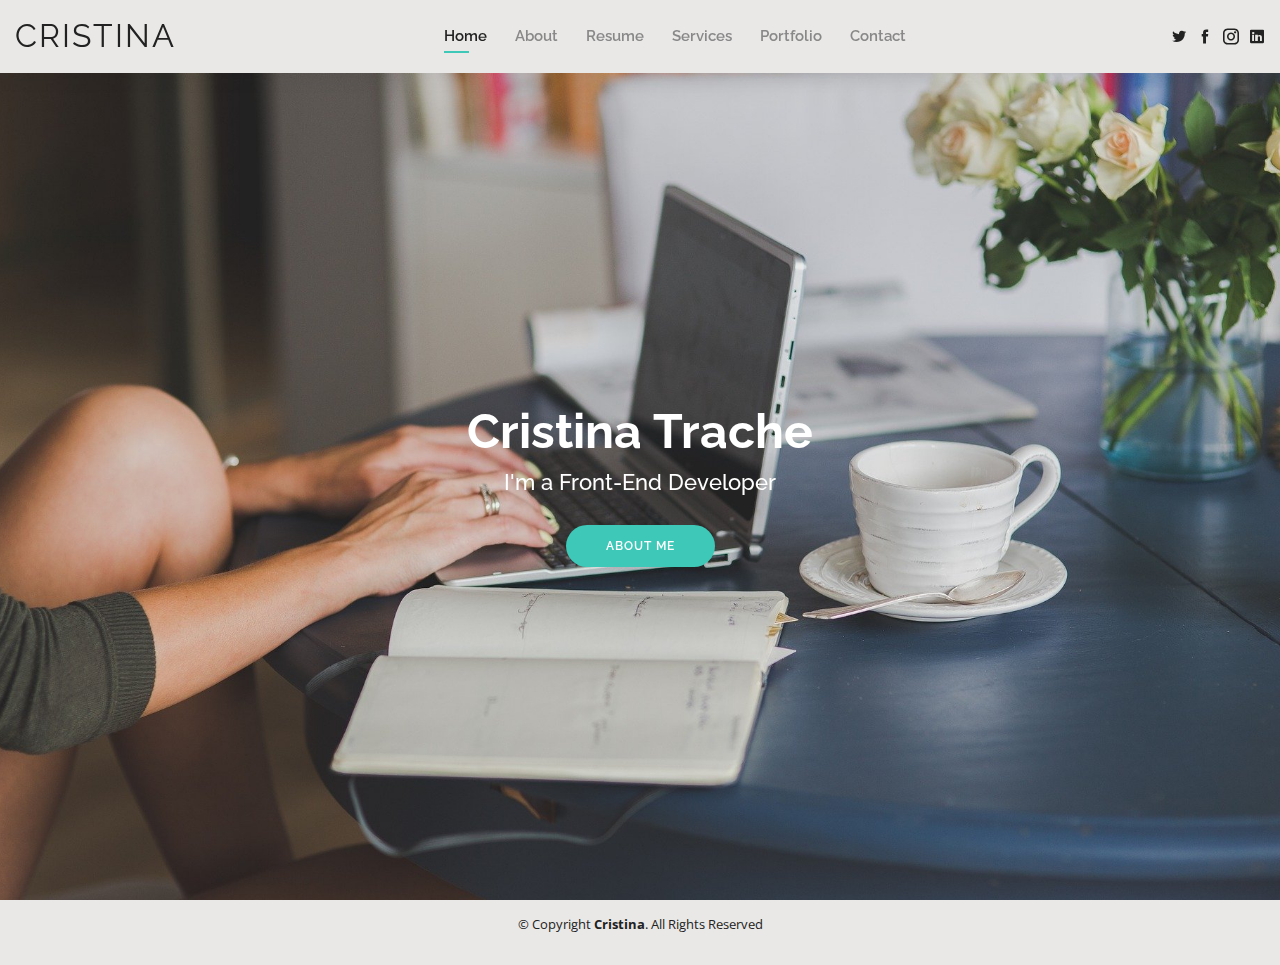
<file: index.html>
<!DOCTYPE html>
<html lang="en">

<head>
    <meta charset="utf-8">
    <meta content="width=device-width, initial-scale=1.0" name="viewport">

    <title>Cristina Trache</title>
    <meta content="" name="description">
    <meta content="" name="keywords">

    <link href="assets/img/favicon.png" rel="icon">
    <link href="assets/img/apple-touch-icon.png" rel="apple-touch-icon">


    <link href="https://fonts.googleapis.com/css?family=Open+Sans:300,300i,400,400i,600,600i,700,700i|Raleway:300,300i,400,400i,500,500i,600,600i,700,700i|Poppins:300,300i,400,400i,500,500i,600,600i,700,700i" rel="stylesheet">


    <link href="assets/vendor/bootstrap/css/bootstrap.min.css" rel="stylesheet">
    <link href="assets/vendor/icofont/icofont.min.css" rel="stylesheet">
    <link href="assets/vendor/owl.carousel/assets/owl.carousel.min.css" rel="stylesheet">
    <link href="assets/vendor/boxicons/css/boxicons.min.css" rel="stylesheet">
    <link href="assets/vendor/venobox/venobox.css" rel="stylesheet">
    <link href="assets/vendor/aos/aos.css" rel="stylesheet">

    <link href="assets/css/style.css" rel="stylesheet">

</head>

<body>


    <header id="header" class="fixed-top">
        <div class="container-fluid d-flex justify-content-between align-items-center">

            <h1 class="logo"><a href="index.html">Cristina</a></h1>

            <nav class="nav-menu d-none d-lg-block">
                <ul>
                    <li class="active"><a href="index.html">Home</a></li>
                    <li><a href="about.html">About</a></li>
                    <li><a href="resume.html">Resume</a></li>
                    <li><a href="services.html">Services</a></li>
                    <li><a href="portfolio.html">Portfolio</a></li>
                    <li><a href="contact.html">Contact</a></li>
                </ul>
            </nav>


            <div class="header-social-links">
                <a href="#" class="twitter"><i class="icofont-twitter"></i></a>
                <a href="#" class="facebook"><i class="icofont-facebook"></i></a>
                <a href="#" class="instagram"><i class="icofont-instagram"></i></a>
                <a href="#" class="linkedin"><i class="icofont-linkedin"></i></i></a>
            </div>

        </div>

    </header>



    <section id="hero" class="d-flex align-items-center">
        <div class="container d-flex flex-column align-items-center" data-aos="zoom-in" data-aos-delay="100">
            <h1>Cristina Trache</h1>
            <h2>I'm a Front-End Developer</h2>
            <a href="about.html" class="btn-about">About Me</a>
        </div>
    </section>

    <footer id="footer">
        <div class="container">
            <div class="copyright">
                &copy; Copyright <strong><span>Cristina</span></strong>. All Rights Reserved
            </div>
        </div>
    </footer>

    <a href="#" class="back-to-top"><i class="bx bx-up-arrow-alt"></i></a>


    <script src="assets/vendor/jquery/jquery.min.js"></script>
    <script src="assets/vendor/bootstrap/js/bootstrap.bundle.min.js"></script>
    <script src="assets/vendor/jquery.easing/jquery.easing.min.js"></script>
    <script src="assets/vendor/php-email-form/validate.js"></script>
    <script src="assets/vendor/waypoints/jquery.waypoints.min.js"></script>
    <script src="assets/vendor/counterup/counterup.min.js"></script>
    <script src="assets/vendor/owl.carousel/owl.carousel.min.js"></script>
    <script src="assets/vendor/isotope-layout/isotope.pkgd.min.js"></script>
    <script src="assets/vendor/venobox/venobox.min.js"></script>
    <script src="assets/vendor/aos/aos.js"></script>


    <script src="assets/js/main.js"></script>

</body>

</html>
</file>
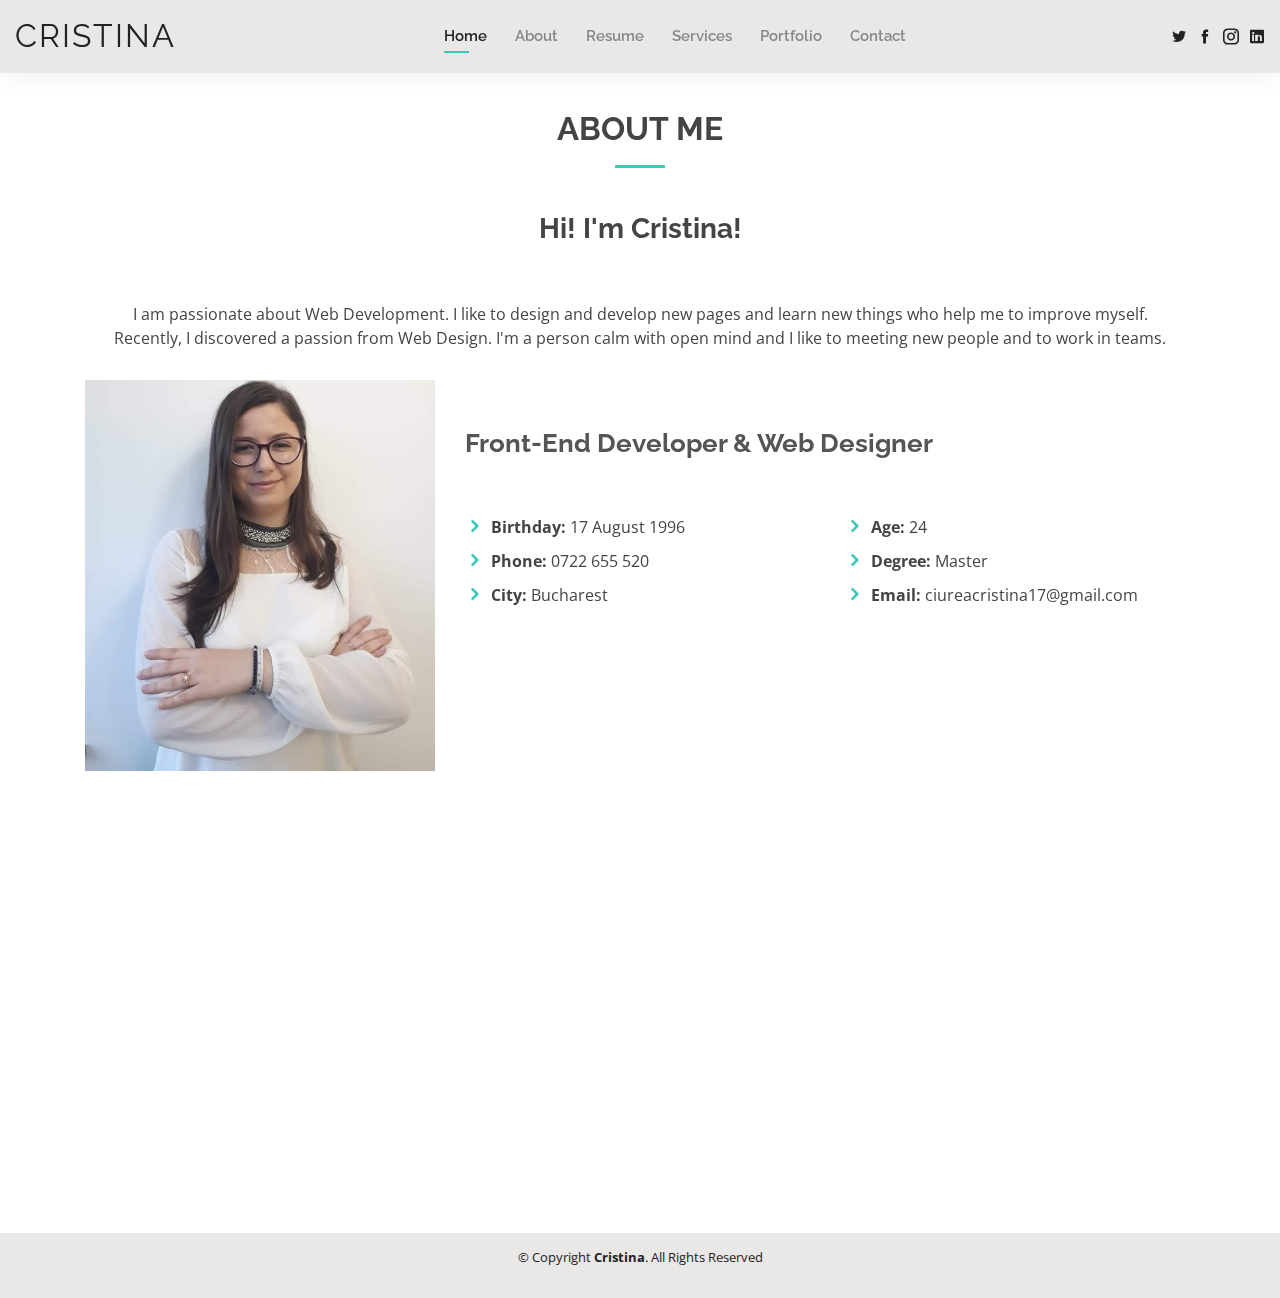
<file: About.html>
<!DOCTYPE html>
<html lang="en">

<head>
    <meta charset="utf-8">
    <meta content="width=device-width, initial-scale=1.0" name="viewport">

    <title>Cristina Ciurea</title>
    <meta content="" name="description">
    <meta content="" name="keywords">


    <link href="assets/img/favicon.png" rel="icon">
    <link href="assets/img/apple-touch-icon.png" rel="apple-touch-icon">


    <link href="https://fonts.googleapis.com/css?family=Open+Sans:300,300i,400,400i,600,600i,700,700i|Raleway:300,300i,400,400i,500,500i,600,600i,700,700i|Poppins:300,300i,400,400i,500,500i,600,600i,700,700i" rel="stylesheet">


    <link href="assets/vendor/bootstrap/css/bootstrap.min.css" rel="stylesheet">
    <link href="assets/vendor/icofont/icofont.min.css" rel="stylesheet">
    <link href="assets/vendor/owl.carousel/assets/owl.carousel.min.css" rel="stylesheet">
    <link href="assets/vendor/boxicons/css/boxicons.min.css" rel="stylesheet">
    <link href="assets/vendor/venobox/venobox.css" rel="stylesheet">
    <link href="assets/vendor/aos/aos.css" rel="stylesheet">


    <link href="assets/css/style.css" rel="stylesheet">

</head>

<body>


    <header id="header" class="fixed-top">
        <div class="container-fluid d-flex justify-content-between align-items-center">

            <h1 class="logo"><a href="index.html">Cristina</a></h1>

            <nav class="nav-menu d-none d-lg-block">
                <ul>
                    <li class="active"><a href="index.html">Home</a></li>
                    <li><a href="about.html">About</a></li>
                    <li><a href="resume.html">Resume</a></li>
                    <li><a href="services.html">Services</a></li>
                    <li><a href="portfolio.html">Portfolio</a></li>
                    <li><a href="contact.html">Contact</a></li>
                </ul>
            </nav>


            <div class="header-social-links">
                <a href="#" class="twitter"><i class="icofont-twitter"></i></a>
                <a href="#" class="facebook"><i class="icofont-facebook"></i></a>
                <a href="#" class="instagram"><i class="icofont-instagram"></i></a>
                <a href="#" class="linkedin"><i class="icofont-linkedin"></i></i></a>
            </div>

        </div>

    </header>


    <main id="main">

        <section id="about" class="about">
            <div class="container" data-aos="fade-up">

                <div class="section-title">
                    <h2>About Me</h2>
                    <p><br><strong><h3>Hi! I'm Cristina!</h3></strong> <br><br> I am passionate about Web Development. I like to design and develop new pages and learn new things who help me to improve myself.<br> Recently, I discovered a passion from Web
                        Design. I'm a person calm with open mind and I like to meeting new people and to work in teams.</p>


                    <!-- <p>I have 3 years of experience in accounting. A few months ago I realized that this department is not exactly what I want. My life had had quite a few changes, I graduated in marketing, I graduated with
                        a master's degree in accounting, but none of them is what I want for me. My sister works in department IT and she was my inspiration because I see at her what she make and it does attracted me quite a lot and made me think if this
                        field doesn't suit me the most. So, I chose to take a Front-End Developer course that helped me develop on this side.</p> -->
                </div>

                <div class="row">
                    <div class="col-lg-4">
                        <img src="assets/img/about2.jpg" class="img-fluid" alt="">
                    </div>
                    <div class="col-lg-8 mt-5 pt-4 pt-lg-0 content">
                        <h3>Front-End Developer &amp; Web Designer</h3>
                        <div class="row">
                            <div class="col-lg-6 mt-5">
                                <ul>
                                    <li><i class="icofont-rounded-right"></i> <strong>Birthday:</strong> 17 August 1996</li>
                                    <li><i class="icofont-rounded-right"></i> <strong>Phone:</strong> 0722 655 520</li>
                                    <li><i class="icofont-rounded-right"></i> <strong>City:</strong> Bucharest</li>
                                </ul>
                            </div>
                            <div class="col-lg-6 mt-5">
                                <ul>
                                    <li><i class="icofont-rounded-right"></i> <strong>Age:</strong> 24</li>
                                    <li><i class="icofont-rounded-right"></i> <strong>Degree:</strong> Master</li>
                                    <li><i class="icofont-rounded-right"></i> <strong>Email:</strong> ciureacristina17@gmail.com</li>
                                </ul>
                            </div>
                        </div>
                    </div>
                </div>

            </div>
        </section>

        <section id="skills" class="skills">
            <div class="container" data-aos="fade-up">

                <div class="section-title">
                    <h2>Skills</h2>
                    <p>Here, you can find my skills and all the programming languages I know.</p>
                </div>

                <div class="row skills-content">

                    <div class="col-lg-6">

                        <div class="progress">
                            <span class="skill">HTML <i class="val">100%</i></span>
                            <div class="progress-bar-wrap">
                                <div class="progress-bar" role="progressbar" aria-valuenow="100" aria-valuemin="0" aria-valuemax="100"></div>
                            </div>
                        </div>

                        <div class="progress">
                            <span class="skill">CSS <i class="val">100%</i></span>
                            <div class="progress-bar-wrap">
                                <div class="progress-bar" role="progressbar" aria-valuenow="100" aria-valuemin="0" aria-valuemax="100"></div>
                            </div>
                        </div>

                        <div class="progress">
                            <span class="skill">JavaScript <i class="val">75%</i></span>
                            <div class="progress-bar-wrap">
                                <div class="progress-bar" role="progressbar" aria-valuenow="75" aria-valuemin="0" aria-valuemax="100"></div>
                            </div>
                        </div>

                    </div>

                    <div class="col-lg-6">

                        <div class="progress">
                            <span class="skill">Bootstrap <i class="val">100%</i></span>
                            <div class="progress-bar-wrap">
                                <div class="progress-bar" role="progressbar" aria-valuenow="100" aria-valuemin="0" aria-valuemax="100"></div>
                            </div>
                        </div>

                        <div class="progress">
                            <span class="skill">WordPress <i class="val">70%</i></span>
                            <div class="progress-bar-wrap">
                                <div class="progress-bar" role="progressbar" aria-valuenow="60" aria-valuemin="0" aria-valuemax="100"></div>
                            </div>
                        </div>

                        <div class="progress">
                            <span class="skill">VueJS <i class="val">50%</i></span>
                            <div class="progress-bar-wrap">
                                <div class="progress-bar" role="progressbar" aria-valuenow="50" aria-valuemin="0" aria-valuemax="100"></div>
                            </div>
                        </div>

                    </div>

                </div>

            </div>
        </section>

    </main>

    <footer id="footer">
        <div class="container">
            <div class="copyright">
                &copy; Copyright <strong><span>Cristina</span></strong>. All Rights Reserved
            </div>
            <div class="credits">
            </div>
        </div>
    </footer>

    <a href="#" class="back-to-top"><i class="bx bx-up-arrow-alt"></i></a>


    <script src="assets/vendor/jquery/jquery.min.js"></script>
    <script src="assets/vendor/bootstrap/js/bootstrap.bundle.min.js"></script>
    <script src="assets/vendor/jquery.easing/jquery.easing.min.js"></script>
    <script src="assets/vendor/php-email-form/validate.js"></script>
    <script src="assets/vendor/waypoints/jquery.waypoints.min.js"></script>
    <script src="assets/vendor/counterup/counterup.min.js"></script>
    <script src="assets/vendor/owl.carousel/owl.carousel.min.js"></script>
    <script src="assets/vendor/isotope-layout/isotope.pkgd.min.js"></script>
    <script src="assets/vendor/venobox/venobox.min.js"></script>
    <script src="assets/vendor/aos/aos.js"></script>


    <script src="assets/js/main.js"></script>

</body>

</html>
</file>
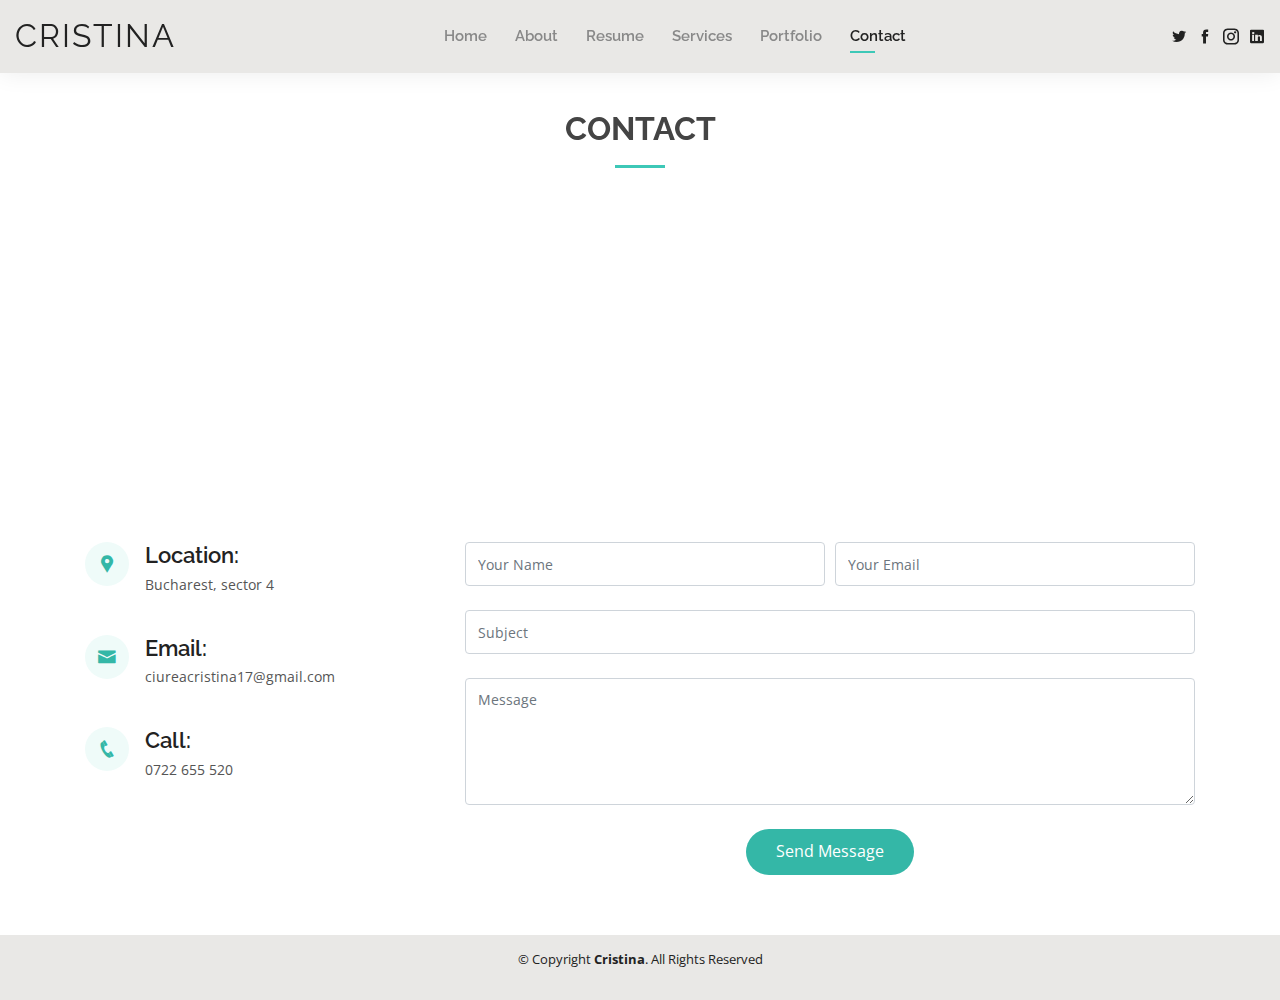
<file: contact.html>
<!DOCTYPE html>
<html lang="en">

<head>
    <meta charset="utf-8">
    <meta content="width=device-width, initial-scale=1.0" name="viewport">

    <title>Cristina Ciurea</title>
    <meta content="" name="description">
    <meta content="" name="keywords">


    <link href="assets/img/favicon.png" rel="icon">
    <link href="assets/img/apple-touch-icon.png" rel="apple-touch-icon">


    <link href="https://fonts.googleapis.com/css?family=Open+Sans:300,300i,400,400i,600,600i,700,700i|Raleway:300,300i,400,400i,500,500i,600,600i,700,700i|Poppins:300,300i,400,400i,500,500i,600,600i,700,700i" rel="stylesheet">


    <link href="assets/vendor/bootstrap/css/bootstrap.min.css" rel="stylesheet">
    <link href="assets/vendor/icofont/icofont.min.css" rel="stylesheet">
    <link href="assets/vendor/owl.carousel/assets/owl.carousel.min.css" rel="stylesheet">
    <link href="assets/vendor/boxicons/css/boxicons.min.css" rel="stylesheet">
    <link href="assets/vendor/venobox/venobox.css" rel="stylesheet">
    <link href="assets/vendor/aos/aos.css" rel="stylesheet">

    <link href="assets/css/style.css" rel="stylesheet">

</head>

<body>


    <header id="header" class="fixed-top">
        <div class="container-fluid d-flex justify-content-between align-items-center">

            <h1 class="logo"><a href="index.html">CRISTINA</a></h1>

            <nav class="nav-menu d-none d-lg-block">
                <ul>
                    <li><a href="index.html">Home</a></li>
                    <li><a href="about.html">About</a></li>
                    <li><a href="resume.html">Resume</a></li>
                    <li><a href="services.html">Services</a></li>
                    <li><a href="portfolio.html">Portfolio</a></li>
                    <li class="active"><a href="contact.html">Contact</a></li>
                </ul>
            </nav>

            <div class="header-social-links">
                <a href="#" class="twitter"><i class="icofont-twitter"></i></a>
                <a href="#" class="facebook"><i class="icofont-facebook"></i></a>
                <a href="#" class="instagram"><i class="icofont-instagram"></i></a>
                <a href="#" class="linkedin"><i class="icofont-linkedin"></i></i></a>
            </div>

        </div>

    </header>

    <main id="main">


        <section id="contact" class="contact">
            <div class="container" data-aos="fade-up">

                <div class="section-title">
                    <h2>Contact</h2>
                </div>

                <div>
                    <iframe style="border:0; width: 100%; height: 270px;" src="https://www.google.com/maps/embed?pb=!1m14!1m8!1m3!1d12097.433213460943!2d-74.0062269!3d40.7101282!3m2!1i1024!2i768!4f13.1!3m3!1m2!1s0x0%3A0xb89d1fe6bc499443!2sDowntown+Conference+Center!5e0!3m2!1smk!2sbg!4v1539943755621"
                        frameborder="0" allowfullscreen></iframe>
                </div>

                <div class="row mt-5">

                    <div class="col-lg-4">
                        <div class="info">
                            <div class="address">
                                <i class="icofont-google-map"></i>
                                <h4>Location:</h4>
                                <p>Bucharest, sector 4</p>
                            </div>

                            <div class="email">
                                <i class="icofont-envelope"></i>
                                <h4>Email:</h4>
                                <p>ciureacristina17@gmail.com</p>
                            </div>

                            <div class="phone">
                                <i class="icofont-phone"></i>
                                <h4>Call:</h4>
                                <p>0722 655 520</p>
                            </div>

                        </div>

                    </div>

                    <div class="col-lg-8 mt-5 mt-lg-0">

                        <form action="forms/contact.php" method="post" role="form" class="php-email-form">
                            <div class="form-row">
                                <div class="col-md-6 form-group">
                                    <input type="text" name="name" class="form-control" id="name" placeholder="Your Name" data-rule="minlen:4" data-msg="Please enter at least 4 chars" />
                                    <div class="validate"></div>
                                </div>
                                <div class="col-md-6 form-group">
                                    <input type="email" class="form-control" name="email" id="email" placeholder="Your Email" data-rule="email" data-msg="Please enter a valid email" />
                                    <div class="validate"></div>
                                </div>
                            </div>
                            <div class="form-group">
                                <input type="text" class="form-control" name="subject" id="subject" placeholder="Subject" data-rule="minlen:4" data-msg="Please enter at least 8 chars of subject" />
                                <div class="validate"></div>
                            </div>
                            <div class="form-group">
                                <textarea class="form-control" name="message" rows="5" data-rule="required" data-msg="Please write something for us" placeholder="Message"></textarea>
                                <div class="validate"></div>
                            </div>
                            <div class="mb-3">
                                <div class="loading">Loading</div>
                                <div class="error-message"></div>
                                <div class="sent-message">Your message has been sent. Thank you!</div>
                            </div>
                            <div class="text-center"><button type="submit">Send Message</button></div>
                        </form>

                    </div>

                </div>

            </div>
        </section>


    </main>

    <footer id="footer">
        <div class="container">
            <div class="copyright">
                &copy; Copyright <strong><span>Cristina</span></strong>. All Rights Reserved
            </div>
        </div>
    </footer>



    <a href="#" class="back-to-top"><i class="bx bx-up-arrow-alt"></i></a>

    <script src="assets/vendor/jquery/jquery.min.js"></script>
    <script src="assets/vendor/bootstrap/js/bootstrap.bundle.min.js"></script>
    <script src="assets/vendor/jquery.easing/jquery.easing.min.js"></script>
    <script src="assets/vendor/php-email-form/validate.js"></script>
    <script src="assets/vendor/waypoints/jquery.waypoints.min.js"></script>
    <script src="assets/vendor/counterup/counterup.min.js"></script>
    <script src="assets/vendor/owl.carousel/owl.carousel.min.js"></script>
    <script src="assets/vendor/isotope-layout/isotope.pkgd.min.js"></script>
    <script src="assets/vendor/venobox/venobox.min.js"></script>
    <script src="assets/vendor/aos/aos.js"></script>


    <script src="assets/js/main.js"></script>

</body>

</html>
</file>
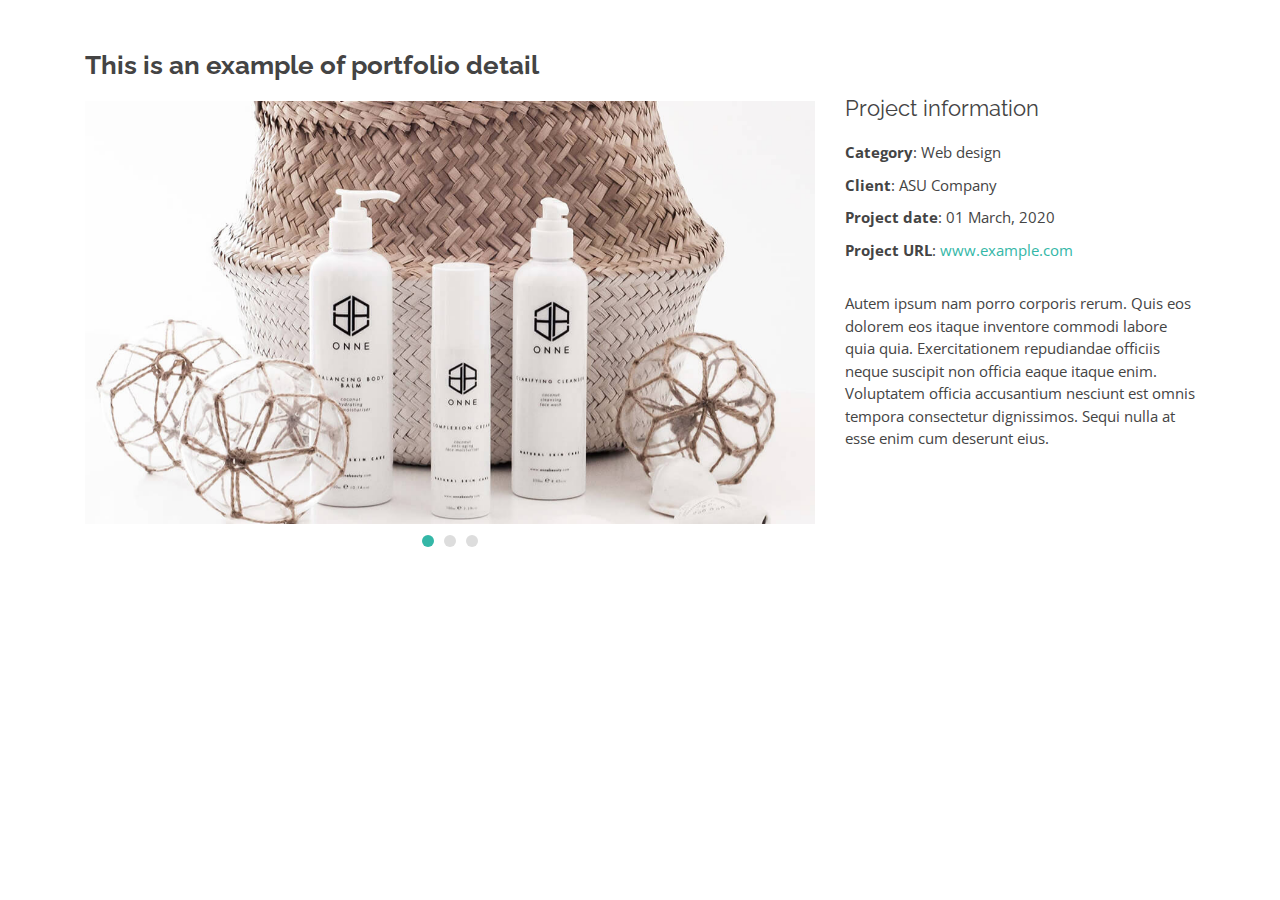
<file: portfolio-details.html>
<!DOCTYPE html>
<html lang="en">

<head>
  <meta charset="utf-8">
  <meta content="width=device-width, initial-scale=1.0" name="viewport">

  <title>Portfolio Details - Kelly Bootstrap Template</title>
  <meta content="" name="description">
  <meta content="" name="keywords">

  <!-- Favicons -->
  <link href="assets/img/favicon.png" rel="icon">
  <link href="assets/img/apple-touch-icon.png" rel="apple-touch-icon">

  <!-- Google Fonts -->
  <link href="https://fonts.googleapis.com/css?family=Open+Sans:300,300i,400,400i,600,600i,700,700i|Raleway:300,300i,400,400i,500,500i,600,600i,700,700i|Poppins:300,300i,400,400i,500,500i,600,600i,700,700i" rel="stylesheet">

  <!-- Vendor CSS Files -->
  <link href="assets/vendor/bootstrap/css/bootstrap.min.css" rel="stylesheet">
  <link href="assets/vendor/icofont/icofont.min.css" rel="stylesheet">
  <link href="assets/vendor/owl.carousel/assets/owl.carousel.min.css" rel="stylesheet">
  <link href="assets/vendor/boxicons/css/boxicons.min.css" rel="stylesheet">
  <link href="assets/vendor/venobox/venobox.css" rel="stylesheet">
  <link href="assets/vendor/aos/aos.css" rel="stylesheet">

  <!-- Template Main CSS File -->
  <link href="assets/css/style.css" rel="stylesheet">

  <!-- =======================================================
  * Template Name: Kelly - v2.1.1
  * Template URL: https://bootstrapmade.com/kelly-free-bootstrap-cv-resume-html-template/
  * Author: BootstrapMade.com
  * License: https://bootstrapmade.com/license/
  ======================================================== -->
</head>

<body>

  <main id="main">

    <!-- ======= Portfolio Details Section ======= -->
    <section id="portfolio-details" class="portfolio-details">
      <div class="container">

        <div class="row">

          <div class="col-lg-8">
            <h2 class="portfolio-title">This is an example of portfolio detail</h2>
            <div class="owl-carousel portfolio-details-carousel">
              <img src="assets/img/portfolio/portfolio-details-1.jpg" class="img-fluid" alt="">
              <img src="assets/img/portfolio/portfolio-details-2.jpg" class="img-fluid" alt="">
              <img src="assets/img/portfolio/portfolio-details-3.jpg" class="img-fluid" alt="">
            </div>
          </div>

          <div class="col-lg-4 portfolio-info">
            <h3>Project information</h3>
            <ul>
              <li><strong>Category</strong>: Web design</li>
              <li><strong>Client</strong>: ASU Company</li>
              <li><strong>Project date</strong>: 01 March, 2020</li>
              <li><strong>Project URL</strong>: <a href="#">www.example.com</a></li>
            </ul>

            <p>
              Autem ipsum nam porro corporis rerum. Quis eos dolorem eos itaque inventore commodi labore quia quia. Exercitationem repudiandae officiis neque suscipit non officia eaque itaque enim. Voluptatem officia accusantium nesciunt est omnis tempora consectetur dignissimos. Sequi nulla at esse enim cum deserunt eius.
            </p>
          </div>

        </div>

      </div>
    </section><!-- End Portfolio Details Section -->

  </main><!-- End #main -->

  <div id="preloader"></div>
  <a href="#" class="back-to-top"><i class="bx bx-up-arrow-alt"></i></a>

  <!-- Vendor JS Files -->
  <script src="assets/vendor/jquery/jquery.min.js"></script>
  <script src="assets/vendor/bootstrap/js/bootstrap.bundle.min.js"></script>
  <script src="assets/vendor/jquery.easing/jquery.easing.min.js"></script>
  <script src="assets/vendor/php-email-form/validate.js"></script>
  <script src="assets/vendor/waypoints/jquery.waypoints.min.js"></script>
  <script src="assets/vendor/counterup/counterup.min.js"></script>
  <script src="assets/vendor/owl.carousel/owl.carousel.min.js"></script>
  <script src="assets/vendor/isotope-layout/isotope.pkgd.min.js"></script>
  <script src="assets/vendor/venobox/venobox.min.js"></script>
  <script src="assets/vendor/aos/aos.js"></script>

  <!-- Template Main JS File -->
  <script src="assets/js/main.js"></script>

</body>

</html>
</file>
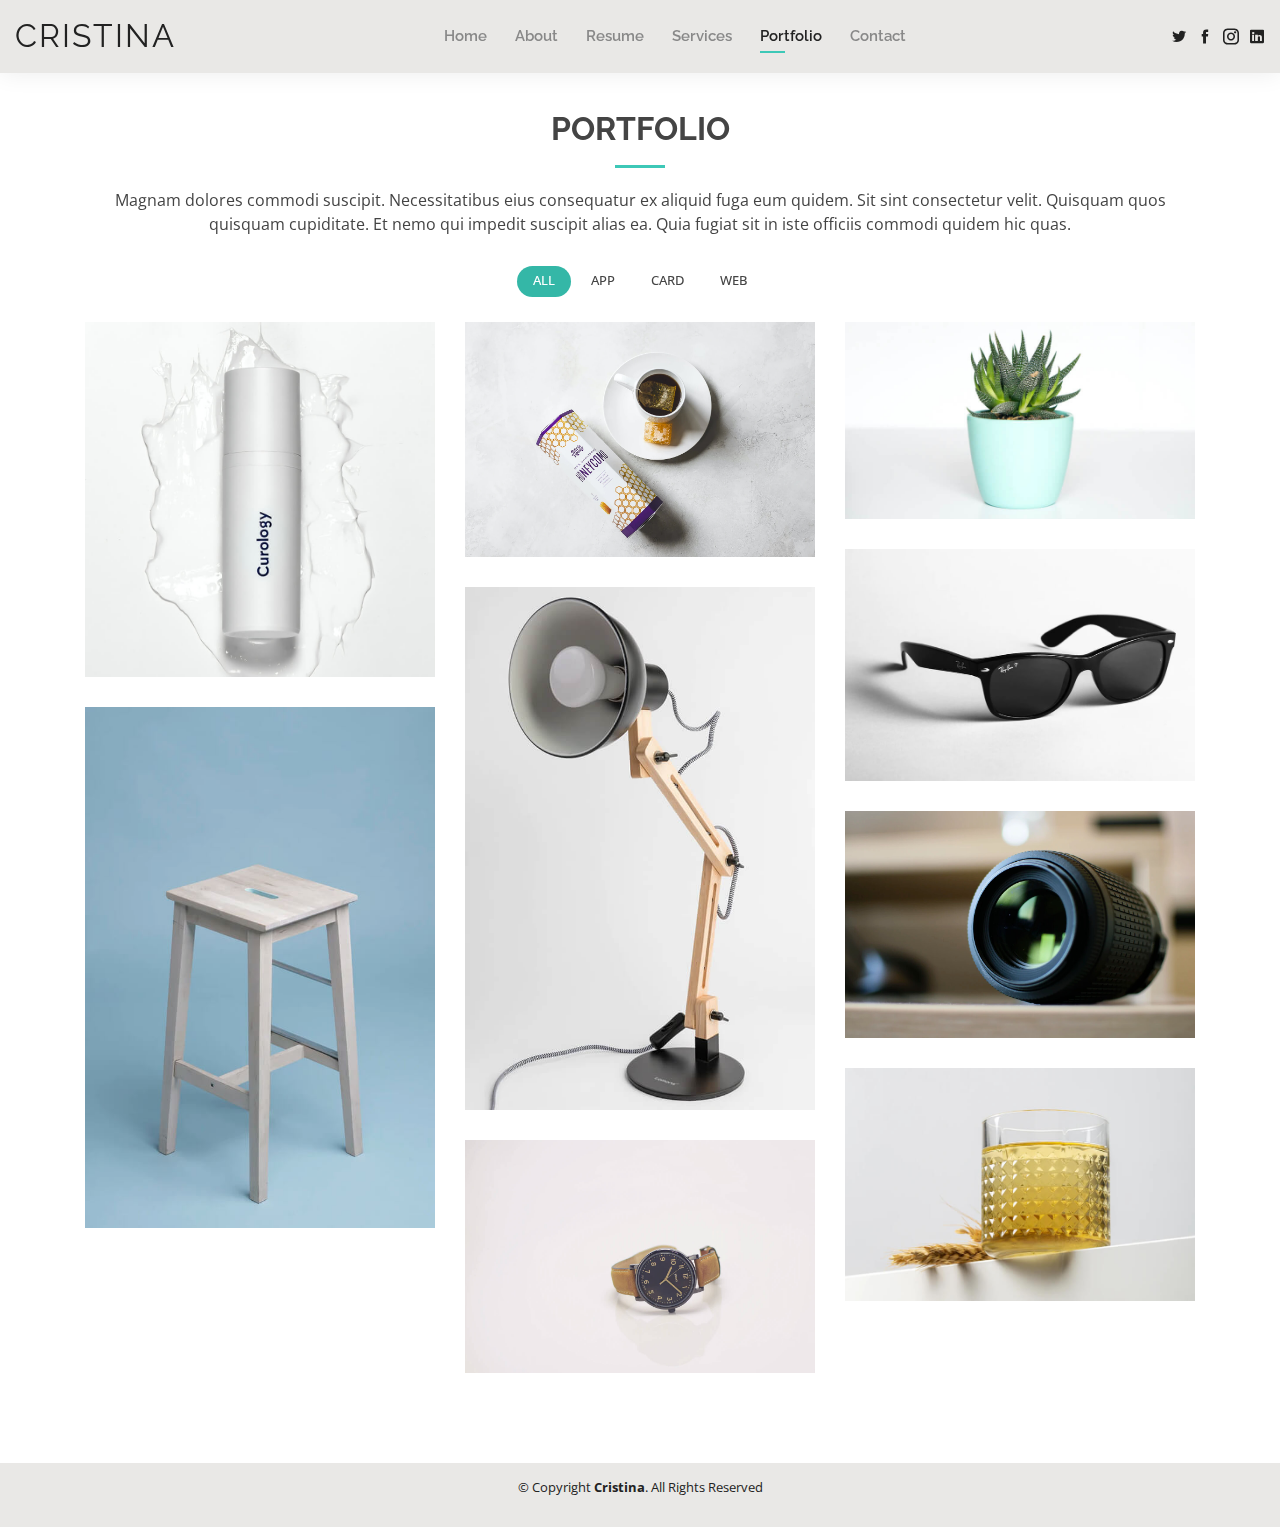
<file: portfolio.html>
<!DOCTYPE html>
<html lang="en">

<head>
    <meta charset="utf-8">
    <meta content="width=device-width, initial-scale=1.0" name="viewport">

    <title>Cristina Trache</title>
    <meta content="" name="description">
    <meta content="" name="keywords">

    <link href="assets/img/favicon.png" rel="icon">
    <link href="assets/img/apple-touch-icon.png" rel="apple-touch-icon">

    <link href="https://fonts.googleapis.com/css?family=Open+Sans:300,300i,400,400i,600,600i,700,700i|Raleway:300,300i,400,400i,500,500i,600,600i,700,700i|Poppins:300,300i,400,400i,500,500i,600,600i,700,700i" rel="stylesheet">

    <link href="assets/vendor/bootstrap/css/bootstrap.min.css" rel="stylesheet">
    <link href="assets/vendor/icofont/icofont.min.css" rel="stylesheet">
    <link href="assets/vendor/owl.carousel/assets/owl.carousel.min.css" rel="stylesheet">
    <link href="assets/vendor/boxicons/css/boxicons.min.css" rel="stylesheet">
    <link href="assets/vendor/venobox/venobox.css" rel="stylesheet">
    <link href="assets/vendor/aos/aos.css" rel="stylesheet">

    <link href="assets/css/style.css" rel="stylesheet">

</head>

<body>


    <header id="header" class="fixed-top">
        <div class="container-fluid d-flex justify-content-between align-items-center">

            <h1 class="logo"><a href="index.html">CRISTINA</a></h1>

            <nav class="nav-menu d-none d-lg-block">
                <ul>
                    <li><a href="index.html">Home</a></li>
                    <li><a href="about.html">About</a></li>
                    <li><a href="resume.html">Resume</a></li>
                    <li><a href="services.html">Services</a></li>
                    <li class="active"><a href="portfolio.html">Portfolio</a></li>
                    <li><a href="contact.html">Contact</a></li>
                </ul>
            </nav>

            <div class="header-social-links">
                <a href="#" class="twitter"><i class="icofont-twitter"></i></a>
                <a href="#" class="facebook"><i class="icofont-facebook"></i></a>
                <a href="#" class="instagram"><i class="icofont-instagram"></i></a>
                <a href="#" class="linkedin"><i class="icofont-linkedin"></i></i></a>
            </div>

        </div>

    </header>

    <main id="main">

        <section id="portfolio" class="portfolio">
            <div class="container" data-aos="fade-up">

                <div class="section-title">
                    <h2>Portfolio</h2>
                    <p>Magnam dolores commodi suscipit. Necessitatibus eius consequatur ex aliquid fuga eum quidem. Sit sint consectetur velit. Quisquam quos quisquam cupiditate. Et nemo qui impedit suscipit alias ea. Quia fugiat sit in iste officiis commodi
                        quidem hic quas.</p>
                </div>

                <div class="row" data-aos="fade-up" data-aos-delay="100">
                    <div class="col-lg-12 d-flex justify-content-center">
                        <ul id="portfolio-flters">
                            <li data-filter="*" class="filter-active">All</li>
                            <li data-filter=".filter-app">App</li>
                            <li data-filter=".filter-card">Card</li>
                            <li data-filter=".filter-web">Web</li>
                        </ul>
                    </div>
                </div>

                <div class="row portfolio-container" data-aos="fade-up" data-aos-delay="200">

                    <div class="col-lg-4 col-md-6 portfolio-item filter-app">
                        <div class="portfolio-wrap">
                            <img src="assets/img/portfolio/portfolio-1.jpg" class="img-fluid" alt="">
                            <div class="portfolio-info">
                                <h4>App 1</h4>
                                <p>App</p>
                                <div class="portfolio-links">
                                    <a href="assets/img/portfolio/portfolio-1.jpg" data-gall="portfolioGallery" class="venobox" title="App 1"><i class="bx bx-plus"></i></a>
                                    <a href="portfolio-details.html" data-gall="portfolioDetailsGallery" data-vbtype="iframe" class="venobox" title="Portfolio Details"><i class="bx bx-link"></i></a>
                                </div>
                            </div>
                        </div>
                    </div>

                    <div class="col-lg-4 col-md-6 portfolio-item filter-web">
                        <div class="portfolio-wrap">
                            <img src="assets/img/portfolio/portfolio-2.jpg" class="img-fluid" alt="">
                            <div class="portfolio-info">
                                <h4>Web 3</h4>
                                <p>Web</p>
                                <div class="portfolio-links">
                                    <a href="assets/img/portfolio/portfolio-2.jpg" data-gall="portfolioGallery" class="venobox" title="Web 3"><i class="bx bx-plus"></i></a>
                                    <a href="portfolio-details.html" data-gall="portfolioDetailsGallery" data-vbtype="iframe" class="venobox" title="Portfolio Details"><i class="bx bx-link"></i></a>
                                </div>
                            </div>
                        </div>
                    </div>

                    <div class="col-lg-4 col-md-6 portfolio-item filter-app">
                        <div class="portfolio-wrap">
                            <img src="assets/img/portfolio/portfolio-3.jpg" class="img-fluid" alt="">
                            <div class="portfolio-info">
                                <h4>App 2</h4>
                                <p>App</p>
                                <div class="portfolio-links">
                                    <a href="assets/img/portfolio/portfolio-3.jpg" data-gall="portfolioGallery" class="venobox" title="App 2"><i class="bx bx-plus"></i></a>
                                    <a href="portfolio-details.html" data-gall="portfolioDetailsGallery" data-vbtype="iframe" class="venobox" title="Portfolio Details"><i class="bx bx-link"></i></a>
                                </div>
                            </div>
                        </div>
                    </div>

                    <div class="col-lg-4 col-md-6 portfolio-item filter-card">
                        <div class="portfolio-wrap">
                            <img src="assets/img/portfolio/portfolio-4.jpg" class="img-fluid" alt="">
                            <div class="portfolio-info">
                                <h4>Card 2</h4>
                                <p>Card</p>
                                <div class="portfolio-links">
                                    <a href="assets/img/portfolio/portfolio-4.jpg" data-gall="portfolioGallery" class="venobox" title="Card 2"><i class="bx bx-plus"></i></a>
                                    <a href="portfolio-details.html" data-gall="portfolioDetailsGallery" data-vbtype="iframe" class="venobox" title="Portfolio Details"><i class="bx bx-link"></i></a>
                                </div>
                            </div>
                        </div>
                    </div>

                    <div class="col-lg-4 col-md-6 portfolio-item filter-web">
                        <div class="portfolio-wrap">
                            <img src="assets/img/portfolio/portfolio-5.jpg" class="img-fluid" alt="">
                            <div class="portfolio-info">
                                <h4>Web 2</h4>
                                <p>Web</p>
                                <div class="portfolio-links">
                                    <a href="assets/img/portfolio/portfolio-5.jpg" data-gall="portfolioGallery" class="venobox" title="Web 2"><i class="bx bx-plus"></i></a>
                                    <a href="portfolio-details.html" data-gall="portfolioDetailsGallery" data-vbtype="iframe" class="venobox" title="Portfolio Details"><i class="bx bx-link"></i></a>
                                </div>
                            </div>
                        </div>
                    </div>

                    <div class="col-lg-4 col-md-6 portfolio-item filter-app">
                        <div class="portfolio-wrap">
                            <img src="assets/img/portfolio/portfolio-6.jpg" class="img-fluid" alt="">
                            <div class="portfolio-info">
                                <h4>App 3</h4>
                                <p>App</p>
                                <div class="portfolio-links">
                                    <a href="assets/img/portfolio/portfolio-6.jpg" data-gall="portfolioGallery" class="venobox" title="App 3"><i class="bx bx-plus"></i></a>
                                    <a href="portfolio-details.html" data-gall="portfolioDetailsGallery" data-vbtype="iframe" class="venobox" title="Portfolio Details"><i class="bx bx-link"></i></a>
                                </div>
                            </div>
                        </div>
                    </div>

                    <div class="col-lg-4 col-md-6 portfolio-item filter-card">
                        <div class="portfolio-wrap">
                            <img src="assets/img/portfolio/portfolio-7.jpg" class="img-fluid" alt="">
                            <div class="portfolio-info">
                                <h4>Card 1</h4>
                                <p>Card</p>
                                <div class="portfolio-links">
                                    <a href="assets/img/portfolio/portfolio-7.jpg" data-gall="portfolioGallery" class="venobox" title="Card 1"><i class="bx bx-plus"></i></a>
                                    <a href="portfolio-details.html" data-gall="portfolioDetailsGallery" data-vbtype="iframe" class="venobox" title="Portfolio Details"><i class="bx bx-link"></i></a>
                                </div>
                            </div>
                        </div>
                    </div>

                    <div class="col-lg-4 col-md-6 portfolio-item filter-card">
                        <div class="portfolio-wrap">
                            <img src="assets/img/portfolio/portfolio-8.jpg" class="img-fluid" alt="">
                            <div class="portfolio-info">
                                <h4>Card 3</h4>
                                <p>Card</p>
                                <div class="portfolio-links">
                                    <a href="assets/img/portfolio/portfolio-8.jpg" data-gall="portfolioGallery" class="venobox" title="Card 3"><i class="bx bx-plus"></i></a>
                                    <a href="portfolio-details.html" data-gall="portfolioDetailsGallery" data-vbtype="iframe" class="venobox" title="Portfolio Details"><i class="bx bx-link"></i></a>
                                </div>
                            </div>
                        </div>
                    </div>

                    <div class="col-lg-4 col-md-6 portfolio-item filter-web">
                        <div class="portfolio-wrap">
                            <img src="assets/img/portfolio/portfolio-9.jpg" class="img-fluid" alt="">
                            <div class="portfolio-info">
                                <h4>Web 3</h4>
                                <p>Web</p>
                                <div class="portfolio-links">
                                    <a href="assets/img/portfolio/portfolio-9.jpg" data-gall="portfolioGallery" class="venobox" title="Web 3"><i class="bx bx-plus"></i></a>
                                    <a href="portfolio-details.html" data-gall="portfolioDetailsGallery" data-vbtype="iframe" class="venobox" title="Portfolio Details"><i class="bx bx-link"></i></a>
                                </div>
                            </div>
                        </div>
                    </div>

                </div>

            </div>
        </section>

    </main>

    <footer id="footer">
        <div class="container">
            <div class="copyright">
                &copy; Copyright <strong><span>Cristina</span></strong>. All Rights Reserved
            </div>
        </div>
    </footer>

    <a href="#" class="back-to-top"><i class="bx bx-up-arrow-alt"></i></a>

    <script src="assets/vendor/jquery/jquery.min.js"></script>
    <script src="assets/vendor/bootstrap/js/bootstrap.bundle.min.js"></script>
    <script src="assets/vendor/jquery.easing/jquery.easing.min.js"></script>
    <script src="assets/vendor/php-email-form/validate.js"></script>
    <script src="assets/vendor/waypoints/jquery.waypoints.min.js"></script>
    <script src="assets/vendor/counterup/counterup.min.js"></script>
    <script src="assets/vendor/owl.carousel/owl.carousel.min.js"></script>
    <script src="assets/vendor/isotope-layout/isotope.pkgd.min.js"></script>
    <script src="assets/vendor/venobox/venobox.min.js"></script>
    <script src="assets/vendor/aos/aos.js"></script>

    <script src="assets/js/main.js"></script>

</body>

</html>
</file>
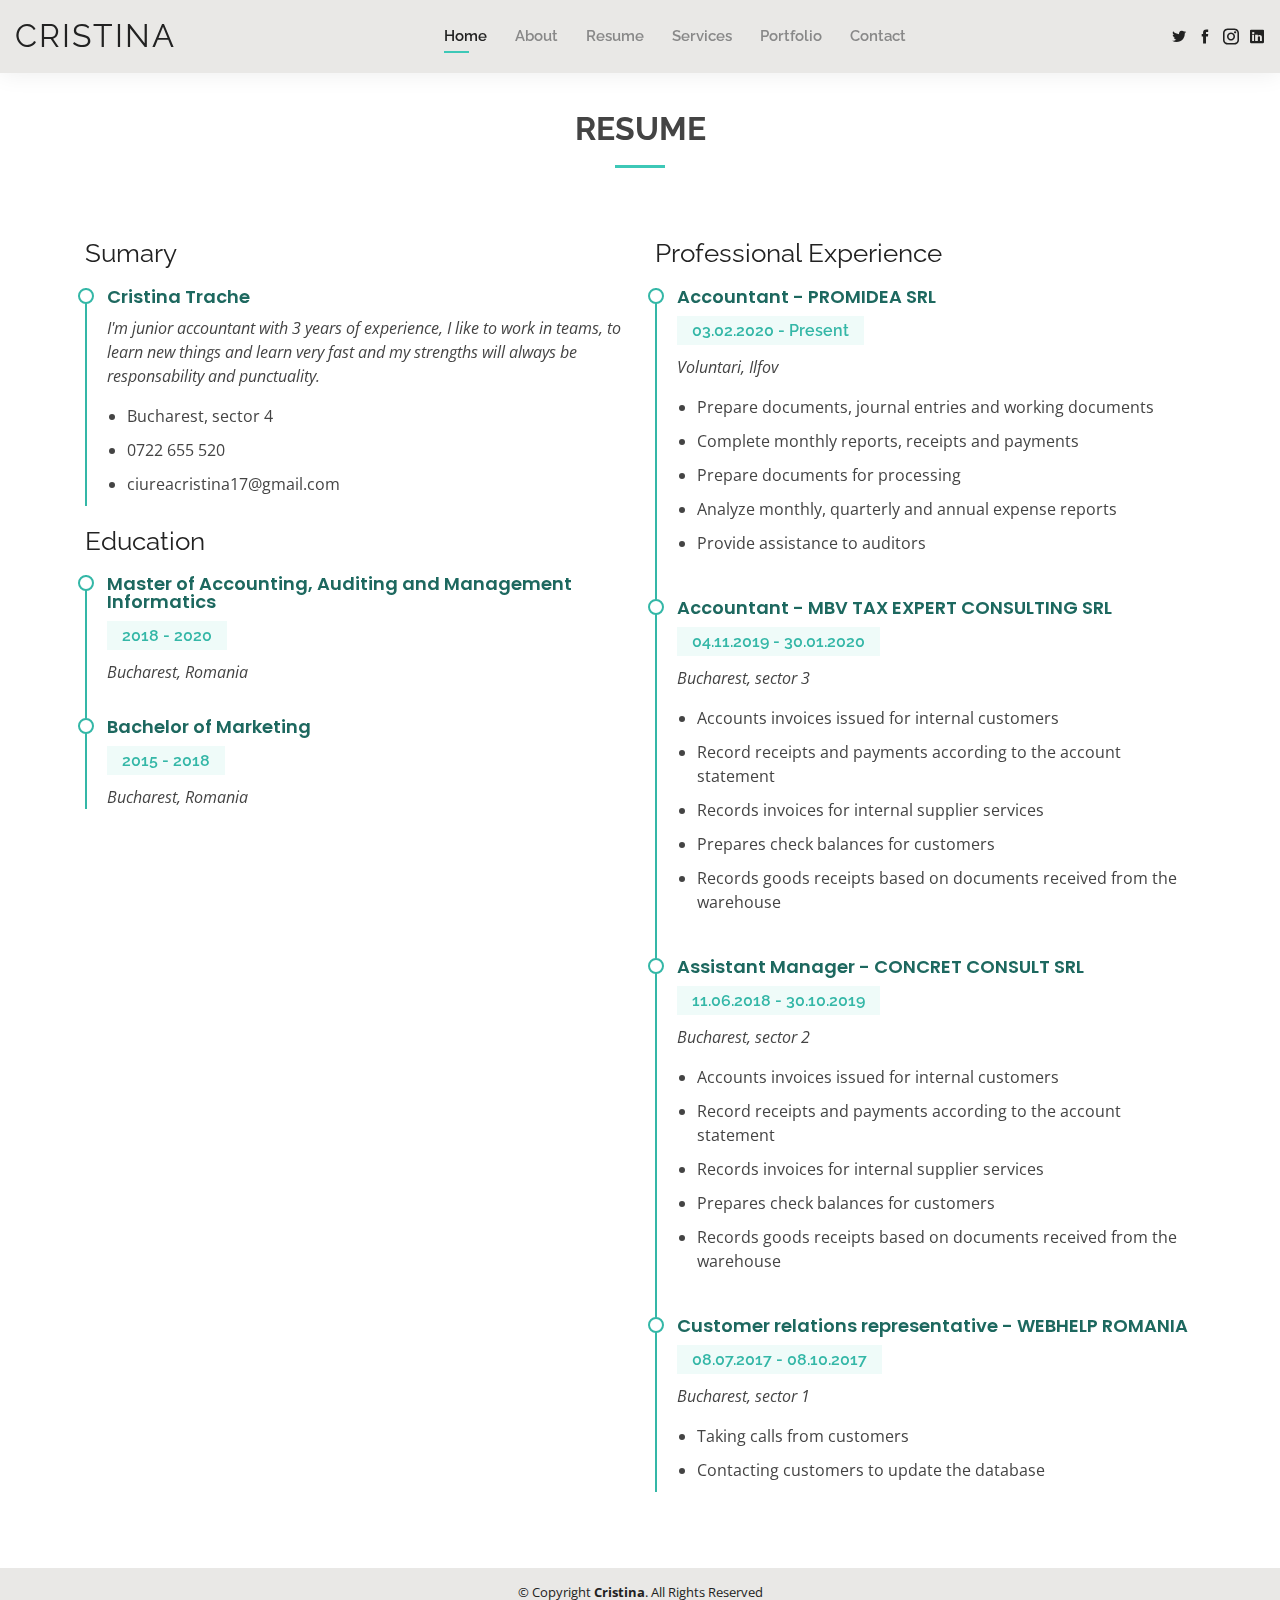
<file: resume.html>
<!DOCTYPE html>
<html lang="en">

<head>
    <meta charset="utf-8">
    <meta content="width=device-width, initial-scale=1.0" name="viewport">

    <title>Cristina Trache</title>
    <meta content="" name="description">
    <meta content="" name="keywords">


    <link href="assets/img/favicon.png" rel="icon">
    <link href="assets/img/apple-touch-icon.png" rel="apple-touch-icon">


    <link href="https://fonts.googleapis.com/css?family=Open+Sans:300,300i,400,400i,600,600i,700,700i|Raleway:300,300i,400,400i,500,500i,600,600i,700,700i|Poppins:300,300i,400,400i,500,500i,600,600i,700,700i" rel="stylesheet">


    <link href="assets/vendor/bootstrap/css/bootstrap.min.css" rel="stylesheet">
    <link href="assets/vendor/icofont/icofont.min.css" rel="stylesheet">
    <link href="assets/vendor/owl.carousel/assets/owl.carousel.min.css" rel="stylesheet">
    <link href="assets/vendor/boxicons/css/boxicons.min.css" rel="stylesheet">
    <link href="assets/vendor/venobox/venobox.css" rel="stylesheet">
    <link href="assets/vendor/aos/aos.css" rel="stylesheet">


    <link href="assets/css/style.css" rel="stylesheet">

</head>

<body>


    <header id="header" class="fixed-top">
        <div class="container-fluid d-flex justify-content-between align-items-center">

            <h1 class="logo"><a href="index.html">Cristina</a></h1>

            <nav class="nav-menu d-none d-lg-block">
                <ul>
                    <li class="active"><a href="index.html">Home</a></li>
                    <li><a href="about.html">About</a></li>
                    <li><a href="resume.html">Resume</a></li>
                    <li><a href="services.html">Services</a></li>
                    <li><a href="portfolio.html">Portfolio</a></li>
                    <li><a href="contact.html">Contact</a></li>
                </ul>
            </nav>


            <div class="header-social-links">
                <a href="#" class="twitter"><i class="icofont-twitter"></i></a>
                <a href="#" class="facebook"><i class="icofont-facebook"></i></a>
                <a href="#" class="instagram"><i class="icofont-instagram"></i></a>
                <a href="#" class="linkedin"><i class="icofont-linkedin"></i></i></a>
            </div>

        </div>

    </header>

    <main id="main">

        <section id="resume" class="resume">
            <div class="container" data-aos="fade-up">

                <div class="section-title">
                    <h2>Resume</h2>
                    <!-- <p>This is my education and my experience.</p> -->
                </div>

                <div class="row">
                    <div class="col-lg-6">
                        <h3 class="resume-title">Sumary</h3>
                        <div class="resume-item pb-0">
                            <h4>Cristina Trache</h4>
                            <p><em>I'm junior accountant with 3 years of experience, I like to work in teams, to learn new things and learn very fast and my strengths will always be responsability and punctuality.</em></p>
                            <p>
                                <ul>
                                    <li>Bucharest, sector 4</li>
                                    <li>0722 655 520</li>
                                    <li>ciureacristina17@gmail.com</li>
                                </ul>
                            </p>
                        </div>

                        <h3 class="resume-title">Education</h3>
                        <div class="resume-item">
                            <h4>Master of Accounting, Auditing and Management Informatics</h4>
                            <h5>2018 - 2020</h5>
                            <p><em>Bucharest, Romania</em></p>
                        </div>
                        <div class="resume-item">
                            <h4>Bachelor of Marketing</h4>
                            <h5>2015 - 2018</h5>
                            <p><em>Bucharest, Romania</em></p>
                        </div>
                    </div>
                    <div class="col-lg-6">
                        <h3 class="resume-title">Professional Experience</h3>
                        <div class="resume-item">
                            <h4>Accountant - PROMIDEA SRL</h4>
                            <h5>03.02.2020 - Present</h5>
                            <p><em>Voluntari, Ilfov</em></p>
                            <p>
                                <ul>
                                    <li>Prepare documents, journal entries and working documents</li>
                                    <li>Complete monthly reports, receipts and payments </li>
                                    <li>Prepare documents for processing</li>
                                    <li>Analyze monthly, quarterly and annual expense reports</li>
                                    <li>Provide assistance to auditors</li>
                                </ul>
                            </p>
                        </div>
                        <div class="resume-item">
                            <h4>Accountant - MBV TAX EXPERT CONSULTING SRL</h4>
                            <h5>04.11.2019 - 30.01.2020</h5>
                            <p><em>Bucharest, sector 3</em></p>
                            <p>
                                <ul>
                                    <li>Accounts invoices issued for internal customers</li>
                                    <li>Record receipts and payments according to the account statement</li>
                                    <li>Records invoices for internal supplier services</li>
                                    <li>Prepares check balances for customers</li>
                                    <li>Records goods receipts based on documents received from the warehouse</li>

                                </ul>
                            </p>
                        </div>
                        <div class="resume-item">
                            <h4>Assistant Manager - CONCRET CONSULT SRL</h4>
                            <h5>11.06.2018 - 30.10.2019</h5>
                            <p><em>Bucharest, sector 2</em></p>
                            <p>
                                <ul>
                                    <li>Accounts invoices issued for internal customers</li>
                                    <li>Record receipts and payments according to the account statement</li>
                                    <li>Records invoices for internal supplier services</li>
                                    <li>Prepares check balances for customers</li>
                                    <li>Records goods receipts based on documents received from the warehouse</li>

                                </ul>
                            </p>
                        </div>
                        <div class="resume-item">
                            <h4>Customer relations representative - WEBHELP ROMANIA</h4>
                            <h5>08.07.2017 - 08.10.2017</h5>
                            <p><em>Bucharest, sector 1</em></p>
                            <p>
                                <ul>
                                    <li>Taking calls from customers</li>
                                    <li>Contacting customers to update the database</li>
                                </ul>
                            </p>
                        </div>
                    </div>
                </div>

            </div>
        </section>


    </main>

    <footer id="footer">
        <div class="container">
            <div class="copyright">
                &copy; Copyright <strong><span>Cristina</span></strong>. All Rights Reserved
            </div>
        </div>
    </footer>

    <a href="#" class="back-to-top"><i class="bx bx-up-arrow-alt"></i></a>

    <script src="assets/vendor/jquery/jquery.min.js"></script>
    <script src="assets/vendor/bootstrap/js/bootstrap.bundle.min.js"></script>
    <script src="assets/vendor/jquery.easing/jquery.easing.min.js"></script>
    <script src="assets/vendor/php-email-form/validate.js"></script>
    <script src="assets/vendor/waypoints/jquery.waypoints.min.js"></script>
    <script src="assets/vendor/counterup/counterup.min.js"></script>
    <script src="assets/vendor/owl.carousel/owl.carousel.min.js"></script>
    <script src="assets/vendor/isotope-layout/isotope.pkgd.min.js"></script>
    <script src="assets/vendor/venobox/venobox.min.js"></script>
    <script src="assets/vendor/aos/aos.js"></script>


    <script src="assets/js/main.js"></script>

</body>

</html>
</file>
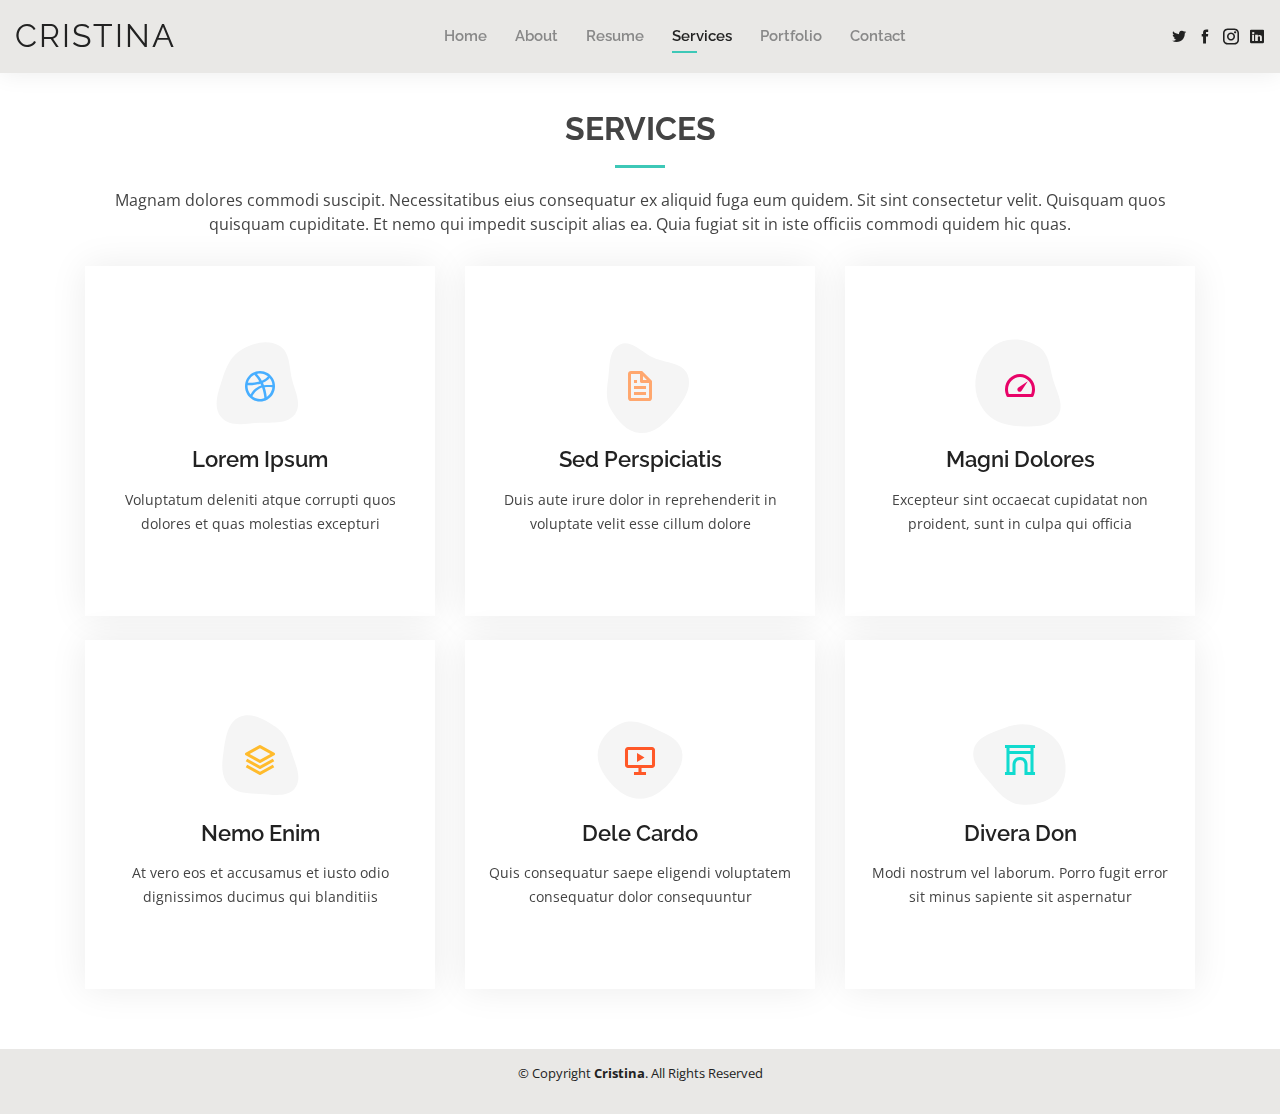
<file: services.html>
<!DOCTYPE html>
<html lang="en">

<head>
    <meta charset="utf-8">
    <meta content="width=device-width, initial-scale=1.0" name="viewport">

    <title>Cristina Ciurea</title>
    <meta content="" name="description">
    <meta content="" name="keywords">

    <link href="assets/img/favicon.png" rel="icon">
    <link href="assets/img/apple-touch-icon.png" rel="apple-touch-icon">

    <link href="https://fonts.googleapis.com/css?family=Open+Sans:300,300i,400,400i,600,600i,700,700i|Raleway:300,300i,400,400i,500,500i,600,600i,700,700i|Poppins:300,300i,400,400i,500,500i,600,600i,700,700i" rel="stylesheet">

    <link href="assets/vendor/bootstrap/css/bootstrap.min.css" rel="stylesheet">
    <link href="assets/vendor/icofont/icofont.min.css" rel="stylesheet">
    <link href="assets/vendor/owl.carousel/assets/owl.carousel.min.css" rel="stylesheet">
    <link href="assets/vendor/boxicons/css/boxicons.min.css" rel="stylesheet">
    <link href="assets/vendor/venobox/venobox.css" rel="stylesheet">
    <link href="assets/vendor/aos/aos.css" rel="stylesheet">

    <link href="assets/css/style.css" rel="stylesheet">

</head>

<body>

    <header id="header" class="fixed-top">
        <div class="container-fluid d-flex justify-content-between align-items-center">

            <h1 class="logo"><a href="index.html">CRISTINA</a></h1>

            <nav class="nav-menu d-none d-lg-block">
                <ul>
                    <li><a href="index.html">Home</a></li>
                    <li><a href="about.html">About</a></li>
                    <li><a href="resume.html">Resume</a></li>
                    <li class="active"><a href="services.html">Services</a></li>
                    <li><a href="portfolio.html">Portfolio</a></li>
                    <li><a href="contact.html">Contact</a></li>
                </ul>
            </nav>

            <div class="header-social-links">
                <a href="#" class="twitter"><i class="icofont-twitter"></i></a>
                <a href="#" class="facebook"><i class="icofont-facebook"></i></a>
                <a href="#" class="instagram"><i class="icofont-instagram"></i></a>
                <a href="#" class="linkedin"><i class="icofont-linkedin"></i></i></a>
            </div>

        </div>

    </header>

    <main id="main">

        <section id="services" class="services">
            <div class="container" data-aos="fade-up">

                <div class="section-title">
                    <h2>Services</h2>
                    <p>Magnam dolores commodi suscipit. Necessitatibus eius consequatur ex aliquid fuga eum quidem. Sit sint consectetur velit. Quisquam quos quisquam cupiditate. Et nemo qui impedit suscipit alias ea. Quia fugiat sit in iste officiis commodi
                        quidem hic quas.</p>
                </div>

                <div class="row">
                    <div class="col-lg-4 col-md-6 d-flex align-items-stretch" data-aos="zoom-in" data-aos-delay="100">
                        <div class="icon-box iconbox-blue">
                            <div class="icon">
                                <svg width="100" height="100" viewBox="0 0 600 600" xmlns="http://www.w3.org/2000/svg">
                  <path stroke="none" stroke-width="0" fill="#f5f5f5" d="M300,521.0016835830174C376.1290562159157,517.8887921683347,466.0731472004068,529.7835943286574,510.70327084640275,468.03025145048787C554.3714126377745,407.6079735673963,508.03601936045806,328.9844924480964,491.2728898941984,256.3432110539036C474.5976632858925,184.082847569629,479.9380746630129,96.60480741107993,416.23090153303,58.64404602377083C348.86323505073057,18.502131276798302,261.93793281208167,40.57373210992963,193.5410806939664,78.93577620505333C130.42746243093433,114.334589627462,98.30271207620316,179.96522072025542,76.75703585869454,249.04625023123273C51.97151888228291,328.5150500222984,13.704378332031375,421.85034740162234,66.52175969318436,486.19268352777647C119.04800174914682,550.1803526380478,217.28368757567262,524.383925680826,300,521.0016835830174"></path>
                </svg>
                                <i class="bx bxl-dribbble"></i>
                            </div>
                            <h4><a href="">Lorem Ipsum</a></h4>
                            <p>Voluptatum deleniti atque corrupti quos dolores et quas molestias excepturi</p>
                        </div>
                    </div>

                    <div class="col-lg-4 col-md-6 d-flex align-items-stretch mt-4 mt-md-0" data-aos="zoom-in" data-aos-delay="200">
                        <div class="icon-box iconbox-orange ">
                            <div class="icon">
                                <svg width="100" height="100" viewBox="0 0 600 600" xmlns="http://www.w3.org/2000/svg">
                  <path stroke="none" stroke-width="0" fill="#f5f5f5" d="M300,582.0697525312426C382.5290701553225,586.8405444964366,449.9789794690241,525.3245884688669,502.5850820975895,461.55621195738473C556.606425686781,396.0723002908107,615.8543463187945,314.28637112970534,586.6730223649479,234.56875336149918C558.9533121215079,158.8439757836574,454.9685369536778,164.00468322053177,381.49747125262974,130.76875717737553C312.15926192815925,99.40240125094834,248.97055460311594,18.661163978235184,179.8680185752513,50.54337015887873C110.5421016452524,82.52863877960104,119.82277516462835,180.83849132639028,109.12597500060166,256.43424936330496C100.08760227029461,320.3096726198365,92.17705696193138,384.0621239912766,124.79988738764834,439.7174275375508C164.83382741302287,508.01625554203684,220.96474134820875,577.5009287672846,300,582.0697525312426"></path>
                </svg>
                                <i class="bx bx-file"></i>
                            </div>
                            <h4><a href="">Sed Perspiciatis</a></h4>
                            <p>Duis aute irure dolor in reprehenderit in voluptate velit esse cillum dolore</p>
                        </div>
                    </div>

                    <div class="col-lg-4 col-md-6 d-flex align-items-stretch mt-4 mt-lg-0" data-aos="zoom-in" data-aos-delay="300">
                        <div class="icon-box iconbox-pink">
                            <div class="icon">
                                <svg width="100" height="100" viewBox="0 0 600 600" xmlns="http://www.w3.org/2000/svg">
                  <path stroke="none" stroke-width="0" fill="#f5f5f5" d="M300,541.5067337569781C382.14930387511276,545.0595476570109,479.8736841581634,548.3450877840088,526.4010558755058,480.5488172755941C571.5218469581645,414.80211281144784,517.5187510058486,332.0715597781072,496.52539010469104,255.14436215662573C477.37192572678356,184.95920475031193,473.57363656557914,105.61284051026155,413.0603344069578,65.22779650032875C343.27470386102294,18.654635553484475,251.2091493199835,5.337323636656869,175.0934190732945,40.62881213300186C97.87086631185822,76.43348514350839,51.98124368387456,156.15599469081315,36.44837278890362,239.84606092416172C21.716077023791087,319.22268207091537,43.775223500013084,401.1760424656574,96.891909868211,461.97329694683043C147.22146801428983,519.5804099606455,223.5754009179313,538.201503339737,300,541.5067337569781"></path>
                </svg>
                                <i class="bx bx-tachometer"></i>
                            </div>
                            <h4><a href="">Magni Dolores</a></h4>
                            <p>Excepteur sint occaecat cupidatat non proident, sunt in culpa qui officia</p>
                        </div>
                    </div>

                    <div class="col-lg-4 col-md-6 d-flex align-items-stretch mt-4" data-aos="zoom-in" data-aos-delay="100">
                        <div class="icon-box iconbox-yellow">
                            <div class="icon">
                                <svg width="100" height="100" viewBox="0 0 600 600" xmlns="http://www.w3.org/2000/svg">
                  <path stroke="none" stroke-width="0" fill="#f5f5f5" d="M300,503.46388370962813C374.79870501325706,506.71871716319447,464.8034551963731,527.1746412648533,510.4981551193396,467.86667711651364C555.9287308511215,408.9015244558933,512.6030010748507,327.5744911775523,490.211057578863,256.5855673507754C471.097692560561,195.9906835881958,447.69079081568157,138.11976852964426,395.19560036434837,102.3242989838813C329.3053358748298,57.3949838291264,248.02791733380457,8.279543830951368,175.87071277845988,42.242879143198664C103.41431057327972,76.34704239035025,93.79494320519305,170.9812938413882,81.28167332365135,250.07896920659033C70.17666984294237,320.27484674793965,64.84698225790005,396.69656628748305,111.28512138212992,450.4950937839243C156.20124167950087,502.5303643271138,231.32542653798444,500.4755392045468,300,503.46388370962813"></path>
                </svg>
                                <i class="bx bx-layer"></i>
                            </div>
                            <h4><a href="">Nemo Enim</a></h4>
                            <p>At vero eos et accusamus et iusto odio dignissimos ducimus qui blanditiis</p>
                        </div>
                    </div>

                    <div class="col-lg-4 col-md-6 d-flex align-items-stretch mt-4" data-aos="zoom-in" data-aos-delay="200">
                        <div class="icon-box iconbox-red">
                            <div class="icon">
                                <svg width="100" height="100" viewBox="0 0 600 600" xmlns="http://www.w3.org/2000/svg">
                  <path stroke="none" stroke-width="0" fill="#f5f5f5" d="M300,532.3542879108572C369.38199826031484,532.3153073249985,429.10787420159085,491.63046689027357,474.5244479745417,439.17860296908856C522.8885846962883,383.3225815378663,569.1668002868075,314.3205725914397,550.7432151929288,242.7694973846089C532.6665558377875,172.5657663291529,456.2379748765914,142.6223662098291,390.3689995646985,112.34683881706744C326.66090330228417,83.06452184765237,258.84405631176094,53.51806209861945,193.32584062364296,78.48882559362697C121.61183558270385,105.82097193414197,62.805066853699245,167.19869350419734,48.57481801355237,242.6138429142374C34.843463184063346,315.3850353017275,76.69343916112496,383.4422959591041,125.22947124332185,439.3748458443577C170.7312796277747,491.8107796887764,230.57421082200815,532.3932930995766,300,532.3542879108572"></path>
                </svg>
                                <i class="bx bx-slideshow"></i>
                            </div>
                            <h4><a href="">Dele Cardo</a></h4>
                            <p>Quis consequatur saepe eligendi voluptatem consequatur dolor consequuntur</p>
                        </div>
                    </div>

                    <div class="col-lg-4 col-md-6 d-flex align-items-stretch mt-4" data-aos="zoom-in" data-aos-delay="300">
                        <div class="icon-box iconbox-teal">
                            <div class="icon">
                                <svg width="100" height="100" viewBox="0 0 600 600" xmlns="http://www.w3.org/2000/svg">
                  <path stroke="none" stroke-width="0" fill="#f5f5f5" d="M300,566.797414625762C385.7384707136149,576.1784315230908,478.7894351017131,552.8928747891023,531.9192734346935,484.94944893311C584.6109503024035,417.5663521118492,582.489472248146,322.67544863468447,553.9536738515405,242.03673114598146C529.1557734026468,171.96086150256528,465.24506316201064,127.66468636344209,395.9583748389544,100.7403814666027C334.2173773831606,76.7482773500951,269.4350130405921,84.62216499799875,207.1952322260088,107.2889140133804C132.92018162631612,134.33871894543012,41.79353780512637,160.00259165414826,22.644507872594943,236.69541883565114C3.319112789854554,314.0945973066697,72.72355303640163,379.243833228382,124.04198916343866,440.3218312028393C172.9286146004772,498.5055451809895,224.45579914871206,558.5317968840102,300,566.797414625762"></path>
                </svg>
                                <i class="bx bx-arch"></i>
                            </div>
                            <h4><a href="">Divera Don</a></h4>
                            <p>Modi nostrum vel laborum. Porro fugit error sit minus sapiente sit aspernatur</p>
                        </div>
                    </div>

                </div>

            </div>
        </section>

    </main>

    <footer id="footer">
        <div class="container">
            <div class="copyright">
                &copy; Copyright <strong><span>Cristina</span></strong>. All Rights Reserved
            </div>
        </div>
    </footer>

    <div id="preloader"></div>
    <a href="#" class="back-to-top"><i class="bx bx-up-arrow-alt"></i></a>

    <!-- Vendor JS Files -->
    <script src="assets/vendor/jquery/jquery.min.js"></script>
    <script src="assets/vendor/bootstrap/js/bootstrap.bundle.min.js"></script>
    <script src="assets/vendor/jquery.easing/jquery.easing.min.js"></script>
    <script src="assets/vendor/php-email-form/validate.js"></script>
    <script src="assets/vendor/waypoints/jquery.waypoints.min.js"></script>
    <script src="assets/vendor/counterup/counterup.min.js"></script>
    <script src="assets/vendor/owl.carousel/owl.carousel.min.js"></script>
    <script src="assets/vendor/isotope-layout/isotope.pkgd.min.js"></script>
    <script src="assets/vendor/venobox/venobox.min.js"></script>
    <script src="assets/vendor/aos/aos.js"></script>

    <!-- Template Main JS File -->
    <script src="assets/js/main.js"></script>

</body>

</html>
</file>
<file: assets/vendor/venobox/venobox.css>
/* ------ venobox.css --------*/
.vbox-overlay *, .vbox-overlay *:before, .vbox-overlay *:after{
    -webkit-backface-visibility: hidden;
    -webkit-box-sizing:border-box;
    -moz-box-sizing:border-box;
    box-sizing:border-box;
}
.vbox-overlay * { 
    -webkit-backface-visibility: visible;
    backface-visibility: visible;
}
.vbox-overlay{
    display: -webkit-flex;
    display: flex;
    -webkit-flex-direction: column;
    flex-direction: column;
    -webkit-justify-content: center;
    justify-content: center;
    -webkit-align-items: center;
    align-items: center;
    position: fixed;
    left: 0;
    top: 0;
    bottom: 0;
    right: 0;
    z-index: 999999;
}

/* ----- navigation ----- */
.vbox-title{
    width: 100%;
    height: 40px;
    float: left;
    text-align: center;
    line-height: 28px;
    font-size: 12px;
    padding: 6px 50px;
    overflow: hidden;
    position: fixed;
    display: none;
    left: 0;
    z-index: 89;
}
.vbox-close{
    cursor: pointer;
    position: fixed;
    top: -1px;
    right: 0;
    width: 50px;
    height: 40px;
    padding: 6px;
    display: block;
    background-position:10px center;
    overflow: hidden;
    font-size: 24px;
    line-height: 1;
    text-align: center;
    z-index: 99;
}
.vbox-left{
    cursor: pointer;
    position: fixed;
    left: 0;
    height: 40px;
    overflow: hidden;
    line-height: 28px;
    font-size: 12px;
    z-index: 99;
    display: flex;
    align-items:center;
}
.vbox-num{
    display: inline-block;
    margin: 6px 0 6px 15px;
}
/* ----- Social share ----- */
.vbox-share{
    line-height: 28px;
    font-size: 12px;
    overflow: hidden;
    position: fixed;
    left: 0;
    z-index: 98;
    display: flex;
    align-items:center;
    justify-content: center;
    width: 100%;
    text-align: center;
}
.vbox-share svg{
    max-height: 28px;
    width: 28px;
    z-index: 10;
    margin-left: 12px;
    margin-top: 6px;
    margin-bottom: 6px;
    vertical-align: middle;
}


/* ----- navigation ARROWS ----- */
.vbox-next, .vbox-prev{
    position: fixed;
    top: 50%;
    margin-top: -15px;
    overflow: hidden;
    cursor: pointer;
    display: block;
    width: 45px;
    height: 45px;
    z-index: 99;
}
.vbox-next span, .vbox-prev span{
    position: relative;
    width: 20px;
    height: 20px;
    border: 2px solid transparent;
    border-top-color: #B6B6B6;
    border-right-color: #B6B6B6;
    text-indent: -100px;
    position: absolute;
    top: 8px;
    display: block;
}
.vbox-prev{
    left: 15px;
}
.vbox-next{
    right: 15px;
}
.vbox-prev span{
    left: 10px;
    -ms-transform: rotate(-135deg);
    -webkit-transform: rotate(-135deg);
    transform: rotate(-135deg);
}
.vbox-next span{
    -ms-transform: rotate(45deg);
    -webkit-transform: rotate(45deg);
    transform: rotate(45deg);
    right: 10px;
}
/* ------- inline window ------ */
.vbox-inline{
    width: 420px;
    height: 315px;
    height: 70vh;
    padding: 10px;
    background: #fff;
    margin: 0 auto;
    overflow: auto;
    text-align: left;
}
/* ------- Video & iFrames window ------ */
.venoframe{
    max-width: 100%;
    width: 100%;
    border: none;
    width: 100%;
    height: 260px;
    height: 70vh;
}
.venoframe.vbvid{
    height: 260px;
}
@media (min-width: 768px) {
    .venoframe, .vbox-inline{
        width: 90%;
        height: 360px;
        height: 70vh;
    }
    .venoframe.vbvid{
        width: 640px;
        height: 360px;
    }
}
@media (min-width: 992px) {
    .venoframe, .vbox-inline{
        max-width: 1200px;
        width: 80%;
        height: 540px;
        height: 70vh;
    }
    .venoframe.vbvid{
        width: 960px;
        height: 540px;
    }
}
/* 
Please do NOT edit this part! 
or at least read this note: http://i.imgur.com/7C0ws9e.gif
*/
.vbox-open{
    overflow: hidden;
}
.vbox-container{
    position: absolute;
    left: 0;
    right: 0;
    top: 0;
    bottom: 0;
    overflow-x: hidden;
    overflow-y: scroll;
    overflow-scrolling: touch;
    -webkit-overflow-scrolling: touch;
    z-index: 20;
    max-height: 100%;

}

.vbox-content{
    text-align: center;
    float: left;
    width: 100%;
    position: relative;
    overflow: hidden;
    padding: 20px 4%;
}
.vbox-container img{
    max-width: 100%;
    height: auto;
}
.vbox-figlio{
    box-shadow: 0 0 12px rgba(0,0,0,0.19), 0 6px 6px rgba(0,0,0,0.23);
    max-width: 100%;
    text-align: initial;
}
img.vbox-figlio{
    -webkit-user-select: none;
-khtml-user-select: none;
-moz-user-select: none;
-o-user-select: none;
user-select: none;
}
.vbox-content.swipe-left{
    margin-left: -200px !important;
}
.vbox-content.swipe-right{
    margin-left: 200px !important;
}
.vbox-animated{
    webkit-transition: margin 300ms ease-out;
    transition: margin 300ms ease-out;
}

/* ---------- preloader ----------
 * SPINKIT 
 * http://tobiasahlin.com/spinkit/
-------------------------------- */
.sk-double-bounce,.sk-rotating-plane{width:40px;height:40px;margin:40px auto}.sk-rotating-plane{background-color:#333;-webkit-animation:sk-rotatePlane 1.2s infinite ease-in-out;animation:sk-rotatePlane 1.2s infinite ease-in-out}@-webkit-keyframes sk-rotatePlane{0%{-webkit-transform:perspective(120px) rotateX(0) rotateY(0);transform:perspective(120px) rotateX(0) rotateY(0)}50%{-webkit-transform:perspective(120px) rotateX(-180.1deg) rotateY(0);transform:perspective(120px) rotateX(-180.1deg) rotateY(0)}100%{-webkit-transform:perspective(120px) rotateX(-180deg) rotateY(-179.9deg);transform:perspective(120px) rotateX(-180deg) rotateY(-179.9deg)}}@keyframes sk-rotatePlane{0%{-webkit-transform:perspective(120px) rotateX(0) rotateY(0);transform:perspective(120px) rotateX(0) rotateY(0)}50%{-webkit-transform:perspective(120px) rotateX(-180.1deg) rotateY(0);transform:perspective(120px) rotateX(-180.1deg) rotateY(0)}100%{-webkit-transform:perspective(120px) rotateX(-180deg) rotateY(-179.9deg);transform:perspective(120px) rotateX(-180deg) rotateY(-179.9deg)}}.sk-double-bounce{position:relative}.sk-double-bounce .sk-child{width:100%;height:100%;border-radius:50%;background-color:#333;opacity:.6;position:absolute;top:0;left:0;-webkit-animation:sk-doubleBounce 2s infinite ease-in-out;animation:sk-doubleBounce 2s infinite ease-in-out}.sk-chasing-dots .sk-child,.sk-spinner-pulse,.sk-three-bounce .sk-child{background-color:#333;border-radius:100%}.sk-double-bounce .sk-double-bounce2{-webkit-animation-delay:-1s;animation-delay:-1s}@-webkit-keyframes sk-doubleBounce{0%,100%{-webkit-transform:scale(0);transform:scale(0)}50%{-webkit-transform:scale(1);transform:scale(1)}}@keyframes sk-doubleBounce{0%,100%{-webkit-transform:scale(0);transform:scale(0)}50%{-webkit-transform:scale(1);transform:scale(1)}}.sk-wave{margin:40px auto;width:50px;height:40px;text-align:center;font-size:10px}.sk-wave .sk-rect{background-color:#333;height:100%;width:6px;display:inline-block;-webkit-animation:sk-waveStretchDelay 1.2s infinite ease-in-out;animation:sk-waveStretchDelay 1.2s infinite ease-in-out}.sk-wave .sk-rect1{-webkit-animation-delay:-1.2s;animation-delay:-1.2s}.sk-wave .sk-rect2{-webkit-animation-delay:-1.1s;animation-delay:-1.1s}.sk-wave .sk-rect3{-webkit-animation-delay:-1s;animation-delay:-1s}.sk-wave .sk-rect4{-webkit-animation-delay:-.9s;animation-delay:-.9s}.sk-wave .sk-rect5{-webkit-animation-delay:-.8s;animation-delay:-.8s}@-webkit-keyframes sk-waveStretchDelay{0%,100%,40%{-webkit-transform:scaleY(.4);transform:scaleY(.4)}20%{-webkit-transform:scaleY(1);transform:scaleY(1)}}@keyframes sk-waveStretchDelay{0%,100%,40%{-webkit-transform:scaleY(.4);transform:scaleY(.4)}20%{-webkit-transform:scaleY(1);transform:scaleY(1)}}.sk-wandering-cubes{margin:40px auto;width:40px;height:40px;position:relative}.sk-wandering-cubes .sk-cube{background-color:#333;width:10px;height:10px;position:absolute;top:0;left:0;-webkit-animation:sk-wanderingCube 1.8s ease-in-out -1.8s infinite both;animation:sk-wanderingCube 1.8s ease-in-out -1.8s infinite both}.sk-chasing-dots,.sk-spinner-pulse{width:40px;height:40px;margin:40px auto}.sk-wandering-cubes .sk-cube2{-webkit-animation-delay:-.9s;animation-delay:-.9s}@-webkit-keyframes sk-wanderingCube{0%{-webkit-transform:rotate(0);transform:rotate(0)}25%{-webkit-transform:translateX(30px) rotate(-90deg) scale(.5);transform:translateX(30px) rotate(-90deg) scale(.5)}50%{-webkit-transform:translateX(30px) translateY(30px) rotate(-179deg);transform:translateX(30px) translateY(30px) rotate(-179deg)}50.1%{-webkit-transform:translateX(30px) translateY(30px) rotate(-180deg);transform:translateX(30px) translateY(30px) rotate(-180deg)}75%{-webkit-transform:translateX(0) translateY(30px) rotate(-270deg) scale(.5);transform:translateX(0) translateY(30px) rotate(-270deg) scale(.5)}100%{-webkit-transform:rotate(-360deg);transform:rotate(-360deg)}}@keyframes sk-wanderingCube{0%{-webkit-transform:rotate(0);transform:rotate(0)}25%{-webkit-transform:translateX(30px) rotate(-90deg) scale(.5);transform:translateX(30px) rotate(-90deg) scale(.5)}50%{-webkit-transform:translateX(30px) translateY(30px) rotate(-179deg);transform:translateX(30px) translateY(30px) rotate(-179deg)}50.1%{-webkit-transform:translateX(30px) translateY(30px) rotate(-180deg);transform:translateX(30px) translateY(30px) rotate(-180deg)}75%{-webkit-transform:translateX(0) translateY(30px) rotate(-270deg) scale(.5);transform:translateX(0) translateY(30px) rotate(-270deg) scale(.5)}100%{-webkit-transform:rotate(-360deg);transform:rotate(-360deg)}}.sk-spinner-pulse{-webkit-animation:sk-pulseScaleOut 1s infinite ease-in-out;animation:sk-pulseScaleOut 1s infinite ease-in-out}@-webkit-keyframes sk-pulseScaleOut{0%{-webkit-transform:scale(0);transform:scale(0)}100%{-webkit-transform:scale(1);transform:scale(1);opacity:0}}@keyframes sk-pulseScaleOut{0%{-webkit-transform:scale(0);transform:scale(0)}100%{-webkit-transform:scale(1);transform:scale(1);opacity:0}}.sk-chasing-dots{position:relative;text-align:center;-webkit-animation:sk-chasingDotsRotate 2s infinite linear;animation:sk-chasingDotsRotate 2s infinite linear}.sk-chasing-dots .sk-child{width:60%;height:60%;display:inline-block;position:absolute;top:0;-webkit-animation:sk-chasingDotsBounce 2s infinite ease-in-out;animation:sk-chasingDotsBounce 2s infinite ease-in-out}.sk-chasing-dots .sk-dot2{top:auto;bottom:0;-webkit-animation-delay:-1s;animation-delay:-1s}@-webkit-keyframes sk-chasingDotsRotate{100%{-webkit-transform:rotate(360deg);transform:rotate(360deg)}}@keyframes sk-chasingDotsRotate{100%{-webkit-transform:rotate(360deg);transform:rotate(360deg)}}@-webkit-keyframes sk-chasingDotsBounce{0%,100%{-webkit-transform:scale(0);transform:scale(0)}50%{-webkit-transform:scale(1);transform:scale(1)}}@keyframes sk-chasingDotsBounce{0%,100%{-webkit-transform:scale(0);transform:scale(0)}50%{-webkit-transform:scale(1);transform:scale(1)}}.sk-three-bounce{margin:40px auto;width:80px;text-align:center}.sk-three-bounce .sk-child{width:20px;height:20px;display:inline-block;-webkit-animation:sk-three-bounce 1.4s ease-in-out 0s infinite both;animation:sk-three-bounce 1.4s ease-in-out 0s infinite both}.sk-circle .sk-child:before,.sk-fading-circle .sk-circle:before{display:block;border-radius:100%;content:'';background-color:#333}.sk-three-bounce .sk-bounce1{-webkit-animation-delay:-.32s;animation-delay:-.32s}.sk-three-bounce .sk-bounce2{-webkit-animation-delay:-.16s;animation-delay:-.16s}@-webkit-keyframes sk-three-bounce{0%,100%,80%{-webkit-transform:scale(0);transform:scale(0)}40%{-webkit-transform:scale(1);transform:scale(1)}}@keyframes sk-three-bounce{0%,100%,80%{-webkit-transform:scale(0);transform:scale(0)}40%{-webkit-transform:scale(1);transform:scale(1)}}.sk-circle{margin:40px auto;width:40px;height:40px;position:relative}.sk-circle .sk-child{width:100%;height:100%;position:absolute;left:0;top:0}.sk-circle .sk-child:before{margin:0 auto;width:15%;height:15%;-webkit-animation:sk-circleBounceDelay 1.2s infinite ease-in-out both;animation:sk-circleBounceDelay 1.2s infinite ease-in-out both}.sk-circle .sk-circle2{-webkit-transform:rotate(30deg);-ms-transform:rotate(30deg);transform:rotate(30deg)}.sk-circle .sk-circle3{-webkit-transform:rotate(60deg);-ms-transform:rotate(60deg);transform:rotate(60deg)}.sk-circle .sk-circle4{-webkit-transform:rotate(90deg);-ms-transform:rotate(90deg);transform:rotate(90deg)}.sk-circle .sk-circle5{-webkit-transform:rotate(120deg);-ms-transform:rotate(120deg);transform:rotate(120deg)}.sk-circle .sk-circle6{-webkit-transform:rotate(150deg);-ms-transform:rotate(150deg);transform:rotate(150deg)}.sk-circle .sk-circle7{-webkit-transform:rotate(180deg);-ms-transform:rotate(180deg);transform:rotate(180deg)}.sk-circle .sk-circle8{-webkit-transform:rotate(210deg);-ms-transform:rotate(210deg);transform:rotate(210deg)}.sk-circle .sk-circle9{-webkit-transform:rotate(240deg);-ms-transform:rotate(240deg);transform:rotate(240deg)}.sk-circle .sk-circle10{-webkit-transform:rotate(270deg);-ms-transform:rotate(270deg);transform:rotate(270deg)}.sk-circle .sk-circle11{-webkit-transform:rotate(300deg);-ms-transform:rotate(300deg);transform:rotate(300deg)}.sk-circle .sk-circle12{-webkit-transform:rotate(330deg);-ms-transform:rotate(330deg);transform:rotate(330deg)}.sk-circle .sk-circle2:before{-webkit-animation-delay:-1.1s;animation-delay:-1.1s}.sk-circle .sk-circle3:before{-webkit-animation-delay:-1s;animation-delay:-1s}.sk-circle .sk-circle4:before{-webkit-animation-delay:-.9s;animation-delay:-.9s}.sk-circle .sk-circle5:before{-webkit-animation-delay:-.8s;animation-delay:-.8s}.sk-circle .sk-circle6:before{-webkit-animation-delay:-.7s;animation-delay:-.7s}.sk-circle .sk-circle7:before{-webkit-animation-delay:-.6s;animation-delay:-.6s}.sk-circle .sk-circle8:before{-webkit-animation-delay:-.5s;animation-delay:-.5s}.sk-circle .sk-circle9:before{-webkit-animation-delay:-.4s;animation-delay:-.4s}.sk-circle .sk-circle10:before{-webkit-animation-delay:-.3s;animation-delay:-.3s}.sk-circle .sk-circle11:before{-webkit-animation-delay:-.2s;animation-delay:-.2s}.sk-circle .sk-circle12:before{-webkit-animation-delay:-.1s;animation-delay:-.1s}@-webkit-keyframes sk-circleBounceDelay{0%,100%,80%{-webkit-transform:scale(0);transform:scale(0)}40%{-webkit-transform:scale(1);transform:scale(1)}}@keyframes sk-circleBounceDelay{0%,100%,80%{-webkit-transform:scale(0);transform:scale(0)}40%{-webkit-transform:scale(1);transform:scale(1)}}.sk-cube-grid{width:40px;height:40px;margin:40px auto}.sk-cube-grid .sk-cube{width:33.33%;height:33.33%;background-color:#333;float:left;-webkit-animation:sk-cubeGridScaleDelay 1.3s infinite ease-in-out;animation:sk-cubeGridScaleDelay 1.3s infinite ease-in-out}.sk-cube-grid .sk-cube1{-webkit-animation-delay:.2s;animation-delay:.2s}.sk-cube-grid .sk-cube2{-webkit-animation-delay:.3s;animation-delay:.3s}.sk-cube-grid .sk-cube3{-webkit-animation-delay:.4s;animation-delay:.4s}.sk-cube-grid .sk-cube4{-webkit-animation-delay:.1s;animation-delay:.1s}.sk-cube-grid .sk-cube5{-webkit-animation-delay:.2s;animation-delay:.2s}.sk-cube-grid .sk-cube6{-webkit-animation-delay:.3s;animation-delay:.3s}.sk-cube-grid .sk-cube7{-webkit-animation-delay:0ms;animation-delay:0ms}.sk-cube-grid .sk-cube8{-webkit-animation-delay:.1s;animation-delay:.1s}.sk-cube-grid .sk-cube9{-webkit-animation-delay:.2s;animation-delay:.2s}@-webkit-keyframes sk-cubeGridScaleDelay{0%,100%,70%{-webkit-transform:scale3D(1,1,1);transform:scale3D(1,1,1)}35%{-webkit-transform:scale3D(0,0,1);transform:scale3D(0,0,1)}}@keyframes sk-cubeGridScaleDelay{0%,100%,70%{-webkit-transform:scale3D(1,1,1);transform:scale3D(1,1,1)}35%{-webkit-transform:scale3D(0,0,1);transform:scale3D(0,0,1)}}.sk-fading-circle{margin:40px auto;width:40px;height:40px;position:relative}.sk-fading-circle .sk-circle{width:100%;height:100%;position:absolute;left:0;top:0}.sk-fading-circle .sk-circle:before{margin:0 auto;width:15%;height:15%;-webkit-animation:sk-circleFadeDelay 1.2s infinite ease-in-out both;animation:sk-circleFadeDelay 1.2s infinite ease-in-out both}.sk-fading-circle .sk-circle2{-webkit-transform:rotate(30deg);-ms-transform:rotate(30deg);transform:rotate(30deg)}.sk-fading-circle .sk-circle3{-webkit-transform:rotate(60deg);-ms-transform:rotate(60deg);transform:rotate(60deg)}.sk-fading-circle .sk-circle4{-webkit-transform:rotate(90deg);-ms-transform:rotate(90deg);transform:rotate(90deg)}.sk-fading-circle .sk-circle5{-webkit-transform:rotate(120deg);-ms-transform:rotate(120deg);transform:rotate(120deg)}.sk-fading-circle .sk-circle6{-webkit-transform:rotate(150deg);-ms-transform:rotate(150deg);transform:rotate(150deg)}.sk-fading-circle .sk-circle7{-webkit-transform:rotate(180deg);-ms-transform:rotate(180deg);transform:rotate(180deg)}.sk-fading-circle .sk-circle8{-webkit-transform:rotate(210deg);-ms-transform:rotate(210deg);transform:rotate(210deg)}.sk-fading-circle .sk-circle9{-webkit-transform:rotate(240deg);-ms-transform:rotate(240deg);transform:rotate(240deg)}.sk-fading-circle .sk-circle10{-webkit-transform:rotate(270deg);-ms-transform:rotate(270deg);transform:rotate(270deg)}.sk-fading-circle .sk-circle11{-webkit-transform:rotate(300deg);-ms-transform:rotate(300deg);transform:rotate(300deg)}.sk-fading-circle .sk-circle12{-webkit-transform:rotate(330deg);-ms-transform:rotate(330deg);transform:rotate(330deg)}.sk-fading-circle .sk-circle2:before{-webkit-animation-delay:-1.1s;animation-delay:-1.1s}.sk-fading-circle .sk-circle3:before{-webkit-animation-delay:-1s;animation-delay:-1s}.sk-fading-circle .sk-circle4:before{-webkit-animation-delay:-.9s;animation-delay:-.9s}.sk-fading-circle .sk-circle5:before{-webkit-animation-delay:-.8s;animation-delay:-.8s}.sk-fading-circle .sk-circle6:before{-webkit-animation-delay:-.7s;animation-delay:-.7s}.sk-fading-circle .sk-circle7:before{-webkit-animation-delay:-.6s;animation-delay:-.6s}.sk-fading-circle .sk-circle8:before{-webkit-animation-delay:-.5s;animation-delay:-.5s}.sk-fading-circle .sk-circle9:before{-webkit-animation-delay:-.4s;animation-delay:-.4s}.sk-fading-circle .sk-circle10:before{-webkit-animation-delay:-.3s;animation-delay:-.3s}.sk-fading-circle .sk-circle11:before{-webkit-animation-delay:-.2s;animation-delay:-.2s}.sk-fading-circle .sk-circle12:before{-webkit-animation-delay:-.1s;animation-delay:-.1s}@-webkit-keyframes sk-circleFadeDelay{0%,100%,39%{opacity:0}40%{opacity:1}}@keyframes sk-circleFadeDelay{0%,100%,39%{opacity:0}40%{opacity:1}}.sk-folding-cube{margin:40px auto;width:40px;height:40px;position:relative;-webkit-transform:rotateZ(45deg);transform:rotateZ(45deg)}.sk-folding-cube .sk-cube{float:left;width:50%;height:50%;position:relative;-webkit-transform:scale(1.1);-ms-transform:scale(1.1);transform:scale(1.1)}.sk-folding-cube .sk-cube:before{content:'';position:absolute;top:0;left:0;width:100%;height:100%;background-color:#333;-webkit-animation:sk-foldCubeAngle 2.4s infinite linear both;animation:sk-foldCubeAngle 2.4s infinite linear both;-webkit-transform-origin:100% 100%;-ms-transform-origin:100% 100%;transform-origin:100% 100%}.sk-folding-cube .sk-cube2{-webkit-transform:scale(1.1) rotateZ(90deg);transform:scale(1.1) rotateZ(90deg)}.sk-folding-cube .sk-cube3{-webkit-transform:scale(1.1) rotateZ(180deg);transform:scale(1.1) rotateZ(180deg)}.sk-folding-cube .sk-cube4{-webkit-transform:scale(1.1) rotateZ(270deg);transform:scale(1.1) rotateZ(270deg)}.sk-folding-cube .sk-cube2:before{-webkit-animation-delay:.3s;animation-delay:.3s}.sk-folding-cube .sk-cube3:before{-webkit-animation-delay:.6s;animation-delay:.6s}.sk-folding-cube .sk-cube4:before{-webkit-animation-delay:.9s;animation-delay:.9s}@-webkit-keyframes sk-foldCubeAngle{0%,10%{-webkit-transform:perspective(140px) rotateX(-180deg);transform:perspective(140px) rotateX(-180deg);opacity:0}25%,75%{-webkit-transform:perspective(140px) rotateX(0);transform:perspective(140px) rotateX(0);opacity:1}100%,90%{-webkit-transform:perspective(140px) rotateY(180deg);transform:perspective(140px) rotateY(180deg);opacity:0}}@keyframes sk-foldCubeAngle{0%,10%{-webkit-transform:perspective(140px) rotateX(-180deg);transform:perspective(140px) rotateX(-180deg);opacity:0}25%,75%{-webkit-transform:perspective(140px) rotateX(0);transform:perspective(140px) rotateX(0);opacity:1}100%,90%{-webkit-transform:perspective(140px) rotateY(180deg);transform:perspective(140px) rotateY(180deg);opacity:0}}
</file>
<file: assets/css/style.css>
body {
    font-family: "Open Sans", sans-serif;
    color: #444444;
}

a {
    color: #34b7a7;
}

a:hover {
    color: #51cdbe;
    text-decoration: none;
}

h1,
h2,
h3,
h4,
h5,
h6 {
    font-family: "Raleway", sans-serif;
}

#main {
    margin-top: 50px;
}

@media (max-width: 992px) {
    #main {
        margin-top: 30px;
    }
}

#preloader {
    position: fixed;
    top: 0;
    left: 0;
    right: 0;
    bottom: 0;
    z-index: 9999;
    overflow: hidden;
    background: #fff;
}

#preloader:before {
    content: "";
    position: fixed;
    top: calc(50% - 30px);
    left: calc(50% - 30px);
    border: 6px solid #34b7a7;
    border-top-color: #dcf5f2;
    border-radius: 50%;
    width: 60px;
    height: 60px;
    -webkit-animation: animate-preloader 1s linear infinite;
    animation: animate-preloader 1s linear infinite;
}

@-webkit-keyframes animate-preloader {
    0% {
        transform: rotate(0deg);
    }
    100% {
        transform: rotate(360deg);
    }
}

@keyframes animate-preloader {
    0% {
        transform: rotate(0deg);
    }
    100% {
        transform: rotate(360deg);
    }
}

.back-to-top {
    position: fixed;
    display: none;
    right: 15px;
    bottom: 15px;
    z-index: 99999;
}

.back-to-top i {
    display: flex;
    align-items: center;
    justify-content: center;
    font-size: 24px;
    width: 40px;
    height: 40px;
    border-radius: 50px;
    background: #34b7a7;
    color: #fff;
    transition: all 0.4s;
}

.back-to-top i:hover {
    background: #3dc8b7;
    color: #fff;
}

#header {
    background: #e9e8e6;
    box-shadow: 0px 0px 25px 0 rgba(0, 0, 0, 0.08);
    z-index: 997;
    padding: 15px 0;
}

#header .logo {
    font-size: 32px;
    margin: 0;
    padding: 0;
    line-height: 1;
    font-weight: 400;
    letter-spacing: 2px;
    text-transform: uppercase;
}

#header .logo a {
    color: #222222;
}

#header .logo img {
    max-height: 40px;
}

@media (max-width: 992px) {
    #header .logo {
        font-size: 28px;
    }
}

.nav-menu ul {
    margin: 0;
    padding: 0;
    list-style: none;
}

.nav-menu>ul {
    display: flex;
}

.nav-menu>ul>li {
    position: relative;
    white-space: nowrap;
    padding: 10px 0 10px 28px;
}

.nav-menu a {
    display: block;
    position: relative;
    color: #888888;
    transition: 0.3s;
    font-size: 15px;
    font-family: "Raleway", sans-serif;
    font-weight: 600;
}

.nav-menu>ul>li>a:before {
    content: "";
    position: absolute;
    width: 0;
    height: 2px;
    bottom: -5px;
    left: 0;
    background-color: #3dc8b7;
    visibility: hidden;
    width: 0px;
    transition: all 0.3s ease-in-out 0s;
}

.nav-menu a:hover:before,
.nav-menu li:hover>a:before,
.nav-menu .active>a:before {
    visibility: visible;
    width: 25px;
}

.nav-menu a:hover,
.nav-menu .active>a,
.nav-menu li:hover>a {
    color: #222222;
}

.nav-menu .drop-down ul {
    display: block;
    position: absolute;
    left: 28px;
    top: calc(100% + 30px);
    z-index: 99;
    opacity: 0;
    visibility: hidden;
    padding: 10px 0;
    background: #fff;
    box-shadow: 0px 0px 30px rgba(127, 137, 161, 0.25);
    transition: 0.3s;
}

.nav-menu .drop-down:hover>ul {
    opacity: 1;
    top: 100%;
    visibility: visible;
}

.nav-menu .drop-down li {
    min-width: 180px;
    position: relative;
}

.nav-menu .drop-down ul a {
    padding: 10px 20px;
    font-size: 14px;
    font-weight: 500;
    text-transform: none;
    color: #222222;
}

.nav-menu .drop-down ul a:hover,
.nav-menu .drop-down ul .active>a,
.nav-menu .drop-down ul li:hover>a {
    color: #34b7a7;
}

.nav-menu .drop-down>a:after {
    content: "\ea99";
    font-family: IcoFont;
    padding-left: 5px;
}

.nav-menu .drop-down .drop-down ul {
    top: 0;
    left: calc(100% - 30px);
}

.nav-menu .drop-down .drop-down:hover>ul {
    opacity: 1;
    top: 0;
    left: 100%;
}

.nav-menu .drop-down .drop-down>a {
    padding-right: 35px;
}

.nav-menu .drop-down .drop-down>a:after {
    content: "\eaa0";
    font-family: IcoFont;
    position: absolute;
    right: 15px;
}

@media (max-width: 1366px) {
    .nav-menu .drop-down .drop-down ul {
        left: -90%;
    }
    .nav-menu .drop-down .drop-down:hover>ul {
        left: -100%;
    }
    .nav-menu .drop-down .drop-down>a:after {
        content: "\ea9d";
    }
}

.mobile-nav-toggle {
    position: fixed;
    right: 15px;
    top: 17px;
    z-index: 9998;
    border: 0;
    background: none;
    font-size: 24px;
    transition: all 0.4s;
    outline: none !important;
    line-height: 1;
    cursor: pointer;
    text-align: right;
}

.mobile-nav-toggle i {
    color: #34b7a7;
}

.mobile-nav {
    position: fixed;
    top: 55px;
    right: 15px;
    bottom: 15px;
    left: 15px;
    z-index: 9999;
    overflow-y: auto;
    background: #fff;
    transition: ease-in-out 0.2s;
    opacity: 0;
    visibility: hidden;
    border-radius: 10px;
    padding: 10px 0;
}

.mobile-nav * {
    margin: 0;
    padding: 0;
    list-style: none;
}

.mobile-nav a {
    display: block;
    position: relative;
    color: #222222;
    padding: 10px 20px;
    font-weight: 500;
    outline: none;
}

.mobile-nav a:hover,
.mobile-nav .active>a,
.mobile-nav li:hover>a {
    color: #34b7a7;
    text-decoration: none;
}

.mobile-nav .drop-down>a:after {
    content: "\ea99";
    font-family: IcoFont;
    padding-left: 10px;
    position: absolute;
    right: 15px;
}

.mobile-nav .active.drop-down>a:after {
    content: "\eaa1";
}

.mobile-nav .drop-down>a {
    padding-right: 35px;
}

.mobile-nav .drop-down ul {
    display: none;
    overflow: hidden;
}

.mobile-nav .drop-down li {
    padding-left: 20px;
}

.mobile-nav-overly {
    width: 100%;
    height: 100%;
    z-index: 9997;
    top: 0;
    left: 0;
    position: fixed;
    background: rgba(9, 9, 9, 0.6);
    overflow: hidden;
    display: none;
    transition: ease-in-out 0.2s;
}

.mobile-nav-active {
    overflow: hidden;
}

.mobile-nav-active .mobile-nav {
    opacity: 1;
    visibility: visible;
}

.mobile-nav-active .mobile-nav-toggle i {
    color: #fff;
}

.header-social-links {
    padding-left: 20px;
}

.header-social-links a {
    color: #222222;
    padding-left: 6px;
    display: inline-block;
    line-height: 1px;
    transition: 0.3s;
    font-size: 16px;
}

.header-social-links a:hover {
    color: #34b7a7;
}

@media (max-width: 992px) {
    .header-social-links {
        padding: 0 48px 0 0;
    }
}

#hero {
    width: 100%;
    height: 100vh;
    background: url("../img/image2-bg.jpg") top right;
    background-size: cover;
}

#hero .container {
    padding-top: 70px;
    position: relative;
}

@media (max-width: 992px) {
    #hero .container {
        padding-top: 58px;
    }
}

#hero h1 {
    margin: 0;
    font-size: 48px;
    font-weight: 700;
    line-height: 56px;
    color: rgb(255, 255, 255);
}

#hero h2 {
    color: rgb(255, 255, 255);
    margin: 10px 0 0 0;
    font-size: 22px;
}

#hero .btn-about {
    font-family: "Raleway", sans-serif;
    text-transform: uppercase;
    font-weight: 600;
    font-size: 12px;
    letter-spacing: 1px;
    display: inline-block;
    padding: 12px 40px;
    border-radius: 50px;
    transition: 0.5s;
    margin-top: 30px;
    color: #fff;
    background: #3dc8b7;
}

#hero .btn-about:hover {
    background: #3dc8b7;
}

@media (min-width: 1024px) {
    #hero {
        background-attachment: fixed;
    }
}

@media (max-width: 992px) {
    #hero:before {
        content: "";
        background: rgba(255, 255, 255, 0.8);
        position: absolute;
        bottom: 0;
        top: 0;
        left: 0;
        right: 0;
    }
    #hero h1 {
        font-size: 28px;
        line-height: 36px;
    }
    #hero h2 {
        font-size: 18px;
        line-height: 24px;
    }
}

section {
    padding: 60px 0;
}

.section-bg {
    background-color: #e7f8f6;
}

.section-title {
    text-align: center;
    padding-bottom: 30px;
}

.section-title h2 {
    font-size: 32px;
    font-weight: bold;
    text-transform: uppercase;
    margin-bottom: 20px;
    padding-bottom: 20px;
    position: relative;
}

.section-title h2::after {
    content: '';
    position: absolute;
    display: block;
    width: 50px;
    height: 3px;
    background: #3dc8b7;
    bottom: 0;
    left: calc(50% - 25px);
}

.section-title p {
    margin-bottom: 0;
}

.cta {
    background: linear-gradient(rgba(0, 0, 0, 0.6), rgba(0, 0, 0, 0.6)), url("../img/bg-1.jpg") fixed center center;
    background-size: cover;
    padding: 80px 0;
}

.cta h3 {
    color: #fff;
    font-size: 28px;
    font-weight: 700;
}

.cta p {
    color: #fff;
}

.cta .cta-btn {
    font-family: "Raleway", sans-serif;
    text-transform: uppercase;
    font-weight: 500;
    font-size: 16px;
    letter-spacing: 1px;
    display: inline-block;
    padding: 8px 20px;
    border-radius: 2px;
    transition: 0.5s;
    margin: 10px;
    border: 2px solid #fff;
    color: #fff;
}

.cta .cta-btn:hover {
    background: #34b7a7;
    border: 2px solid #34b7a7;
}

@media (max-width: 1024px) {
    .cta {
        background-attachment: scroll;
    }
}

@media (min-width: 769px) {
    .cta .cta-btn-container {
        display: flex;
        align-items: center;
        justify-content: flex-end;
    }
}

.about .content h3 {
    font-weight: 700;
    font-size: 26px;
    color: #555555;
}

.about .content ul {
    list-style: none;
    padding: 0;
}

.about .content ul li {
    padding-bottom: 10px;
}

.about .content ul i {
    font-size: 20px;
    padding-right: 2px;
    color: #3dc8b7;
}

.about .content p:last-child {
    margin-bottom: 0;
}

.skills .progress {
    height: 50px;
    display: block;
    background: none;
}

.skills .progress .skill {
    padding: 10px 0;
    margin: 0 0 6px 0;
    text-transform: uppercase;
    display: block;
    font-weight: 600;
    font-family: "Poppins", sans-serif;
    color: #222222;
}

.skills .progress .skill .val {
    float: right;
    font-style: normal;
}

.skills .progress-bar-wrap {
    background: #f3f3f3;
}

.skills .progress-bar {
    width: 1px;
    height: 10px;
    transition: .9s;
    background-color: #3dc8b7;
}

.facts .counters span {
    font-size: 48px;
    display: block;
    color: #34b7a7;
}

.facts .counters p {
    padding: 0;
    margin: 0 0 20px 0;
    font-family: "Raleway", sans-serif;
    font-size: 14px;
}

.testimonials .section-header {
    margin-bottom: 40px;
}

.testimonials .testimonial-item {
    text-align: center;
}

.testimonials .testimonial-item .testimonial-img {
    width: 120px;
    border-radius: 50%;
    border: 4px solid #fff;
    margin: 0 auto;
}

.testimonials .testimonial-item h3 {
    font-size: 20px;
    font-weight: bold;
    margin: 10px 0 5px 0;
    color: #111;
}

.testimonials .testimonial-item h4 {
    font-size: 14px;
    color: #999;
    margin: 0 0 15px 0;
}

.testimonials .testimonial-item .quote-icon-left,
.testimonials .testimonial-item .quote-icon-right {
    color: #c8efea;
    font-size: 26px;
}

.testimonials .testimonial-item .quote-icon-left {
    display: inline-block;
    left: -5px;
    position: relative;
}

.testimonials .testimonial-item .quote-icon-right {
    display: inline-block;
    right: -5px;
    position: relative;
    top: 10px;
}

.testimonials .testimonial-item p {
    font-style: italic;
    margin: 0 auto 15px auto;
}

.testimonials .owl-nav,
.testimonials .owl-dots {
    margin-top: 5px;
    text-align: center;
}

.testimonials .owl-dot {
    display: inline-block;
    margin: 0 5px;
    width: 12px;
    height: 12px;
    border-radius: 50%;
    background-color: #ddd !important;
}

.testimonials .owl-dot.active {
    background-color: #34b7a7 !important;
}

@media (min-width: 992px) {
    .testimonials .testimonial-item p {
        width: 80%;
    }
}

.resume .resume-title {
    font-size: 26px;
    font-weight: 400;
    margin-top: 20px;
    margin-bottom: 20px;
    color: #222222;
}

.resume .resume-item {
    padding: 0 0 20px 20px;
    margin-top: -2px;
    border-left: 2px solid #34b7a7;
    position: relative;
}

.resume .resume-item h4 {
    line-height: 18px;
    font-size: 18px;
    font-weight: 600;
    font-family: "Poppins", sans-serif;
    color: #1d685f;
    margin-bottom: 10px;
}

.resume .resume-item h5 {
    font-size: 16px;
    background: #effbf9;
    padding: 5px 15px;
    display: inline-block;
    font-weight: 600;
    margin-bottom: 10px;
    color: #34b7a7;
}

.resume .resume-item ul {
    padding-left: 20px;
}

.resume .resume-item ul li {
    padding-bottom: 10px;
}

.resume .resume-item:last-child {
    padding-bottom: 0;
}

.resume .resume-item::before {
    content: "";
    position: absolute;
    width: 16px;
    height: 16px;
    border-radius: 50px;
    left: -9px;
    top: 0;
    background: #fff;
    border: 2px solid #34b7a7;
}

.services .icon-box {
    text-align: center;
    padding: 70px 20px 80px 20px;
    transition: all ease-in-out 0.3s;
    background: #fff;
    box-shadow: 0px 0 35px 0 rgba(0, 0, 0, 0.08);
}

.services .icon-box .icon {
    margin: 0 auto;
    width: 100px;
    height: 100px;
    display: flex;
    align-items: center;
    justify-content: center;
    transition: ease-in-out 0.3s;
    position: relative;
}

.services .icon-box .icon i {
    font-size: 36px;
    transition: 0.5s;
    position: relative;
}

.services .icon-box .icon svg {
    position: absolute;
    top: 0;
    left: 0;
}

.services .icon-box .icon svg path {
    transition: 0.5s;
    fill: #f5f5f5;
}

.services .icon-box h4 {
    font-weight: 600;
    margin: 10px 0 15px 0;
    font-size: 22px;
}

.services .icon-box h4 a {
    color: #222222;
    transition: ease-in-out 0.3s;
}

.services .icon-box p {
    line-height: 24px;
    font-size: 14px;
    margin-bottom: 0;
}

.services .iconbox-blue i {
    color: #47aeff;
}

.services .iconbox-blue:hover .icon i {
    color: #fff;
}

.services .iconbox-blue:hover .icon path {
    fill: #47aeff;
}

.services .iconbox-orange i {
    color: #ffa76e;
}

.services .iconbox-orange:hover .icon i {
    color: #fff;
}

.services .iconbox-orange:hover .icon path {
    fill: #ffa76e;
}

.services .iconbox-pink i {
    color: #e80368;
}

.services .iconbox-pink:hover .icon i {
    color: #fff;
}

.services .iconbox-pink:hover .icon path {
    fill: #e80368;
}

.services .iconbox-yellow i {
    color: #ffbb2c;
}

.services .iconbox-yellow:hover .icon i {
    color: #fff;
}

.services .iconbox-yellow:hover .icon path {
    fill: #ffbb2c;
}

.services .iconbox-red i {
    color: #ff5828;
}

.services .iconbox-red:hover .icon i {
    color: #fff;
}

.services .iconbox-red:hover .icon path {
    fill: #ff5828;
}

.services .iconbox-teal i {
    color: #11dbcf;
}

.services .iconbox-teal:hover .icon i {
    color: #fff;
}

.services .iconbox-teal:hover .icon path {
    fill: #11dbcf;
}

.portfolio .portfolio-item {
    margin-bottom: 30px;
}

.portfolio #portfolio-flters {
    padding: 0;
    margin: 0 auto 20px auto;
    list-style: none;
    text-align: center;
}

.portfolio #portfolio-flters li {
    cursor: pointer;
    display: inline-block;
    padding: 8px 16px 10px 16px;
    font-size: 13px;
    font-weight: 500;
    line-height: 1;
    text-transform: uppercase;
    color: #444444;
    margin-bottom: 5px;
    transition: all 0.3s ease-in-out;
    border-radius: 50px;
}

.portfolio #portfolio-flters li:hover,
.portfolio #portfolio-flters li.filter-active {
    color: #fff;
    background: #34b7a7;
}

.portfolio #portfolio-flters li:last-child {
    margin-right: 0;
}

.portfolio .portfolio-wrap {
    transition: 0.3s;
    position: relative;
    overflow: hidden;
    z-index: 1;
    background: rgba(34, 34, 34, 0.6);
}

.portfolio .portfolio-wrap::before {
    content: "";
    background: rgba(34, 34, 34, 0.6);
    position: absolute;
    left: 0;
    right: 0;
    top: 0;
    bottom: 0;
    transition: all ease-in-out 0.3s;
    z-index: 2;
    opacity: 0;
}

.portfolio .portfolio-wrap img {
    transition: all ease-in-out 0.3s;
}

.portfolio .portfolio-wrap .portfolio-info {
    opacity: 0;
    position: absolute;
    top: 0;
    left: 0;
    right: 0;
    bottom: 0;
    z-index: 3;
    transition: all ease-in-out 0.3s;
    display: flex;
    flex-direction: column;
    justify-content: flex-end;
    align-items: flex-start;
    padding: 20px;
}

.portfolio .portfolio-wrap .portfolio-info h4 {
    font-size: 20px;
    color: #fff;
    font-weight: 600;
}

.portfolio .portfolio-wrap .portfolio-info p {
    color: rgba(255, 255, 255, 0.7);
    font-size: 14px;
    text-transform: uppercase;
    padding: 0;
    margin: 0;
    font-style: italic;
}

.portfolio .portfolio-wrap .portfolio-links {
    text-align: center;
    z-index: 4;
}

.portfolio .portfolio-wrap .portfolio-links a {
    color: #fff;
    margin: 0 5px 0 0;
    font-size: 28px;
    display: inline-block;
    transition: 0.3s;
}

.portfolio .portfolio-wrap .portfolio-links a:hover {
    color: #78d9cd;
}

.portfolio .portfolio-wrap:hover::before {
    opacity: 1;
}

.portfolio .portfolio-wrap:hover img {
    transform: scale(1.2);
}

.portfolio .portfolio-wrap:hover .portfolio-info {
    opacity: 1;
}

.portfolio-details {
    padding: 0;
}

.portfolio-details .portfolio-title {
    font-size: 26px;
    font-weight: 700;
    margin-bottom: 20px;
}

.portfolio-details .portfolio-details-carousel .owl-nav,
.portfolio-details .portfolio-details-carousel .owl-dots {
    margin-top: 5px;
    text-align: center;
}

.portfolio-details .portfolio-details-carousel .owl-dot {
    display: inline-block;
    margin: 0 5px;
    width: 12px;
    height: 12px;
    border-radius: 50%;
    background-color: #ddd !important;
}

.portfolio-details .portfolio-details-carousel .owl-dot.active {
    background-color: #34b7a7 !important;
}

.portfolio-details .portfolio-info {
    padding-top: 45px;
}

.portfolio-details .portfolio-info h3 {
    font-size: 22px;
    font-weight: 400;
    margin-bottom: 20px;
}

.portfolio-details .portfolio-info ul {
    list-style: none;
    padding: 0;
    font-size: 15px;
}

.portfolio-details .portfolio-info ul li+li {
    margin-top: 10px;
}

.portfolio-details .portfolio-info p {
    font-size: 15px;
    padding: 15px 0 0 0;
}

@media (max-width: 992px) {
    .portfolio-details .portfolio-info {
        padding-top: 20px;
    }
}

.contact .info {
    width: 100%;
    background: #fff;
}

.contact .info i {
    font-size: 20px;
    color: #34b7a7;
    float: left;
    width: 44px;
    height: 44px;
    background: #effbf9;
    display: flex;
    justify-content: center;
    align-items: center;
    border-radius: 50px;
    transition: all 0.3s ease-in-out;
}

.contact .info h4 {
    padding: 0 0 0 60px;
    font-size: 22px;
    font-weight: 600;
    margin-bottom: 5px;
    color: #222222;
}

.contact .info p {
    padding: 0 0 0 60px;
    margin-bottom: 0;
    font-size: 14px;
    color: #555555;
}

.contact .info .email,
.contact .info .phone {
    margin-top: 40px;
}

.contact .info .email:hover i,
.contact .info .address:hover i,
.contact .info .phone:hover i {
    background: #34b7a7;
    color: #fff;
}

.contact .php-email-form {
    width: 100%;
    background: #fff;
}

.contact .php-email-form .form-group {
    padding-bottom: 8px;
}

.contact .php-email-form .validate {
    display: none;
    color: red;
    margin: 0 0 15px 0;
    font-weight: 400;
    font-size: 13px;
}

.contact .php-email-form .error-message {
    display: none;
    color: #fff;
    background: #ed3c0d;
    text-align: center;
    padding: 15px;
    font-weight: 600;
}

.contact .php-email-form .sent-message {
    display: none;
    color: #fff;
    background: #18d26e;
    text-align: center;
    padding: 15px;
    font-weight: 600;
}

.contact .php-email-form .loading {
    display: none;
    background: #fff;
    text-align: center;
    padding: 15px;
}

.contact .php-email-form .loading:before {
    content: "";
    display: inline-block;
    border-radius: 50%;
    width: 24px;
    height: 24px;
    margin: 0 10px -6px 0;
    border: 3px solid #18d26e;
    border-top-color: #eee;
    -webkit-animation: animate-loading 1s linear infinite;
    animation: animate-loading 1s linear infinite;
}

.contact .php-email-form input,
.contact .php-email-form textarea {
    border-radius: 4px;
    box-shadow: none;
    font-size: 14px;
}

.contact .php-email-form input:focus,
.contact .php-email-form textarea:focus {
    border-color: #34b7a7;
}

.contact .php-email-form input {
    height: 44px;
}

.contact .php-email-form textarea {
    padding: 10px 12px;
}

.contact .php-email-form button[type="submit"] {
    background: #34b7a7;
    border: 0;
    padding: 10px 30px 12px 30px;
    color: #fff;
    transition: 0.4s;
    border-radius: 50px;
}

.contact .php-email-form button[type="submit"]:hover {
    background: #3dc8b7;
}

@-webkit-keyframes animate-loading {
    0% {
        transform: rotate(0deg);
    }
    100% {
        transform: rotate(360deg);
    }
}

@keyframes animate-loading {
    0% {
        transform: rotate(0deg);
    }
    100% {
        transform: rotate(360deg);
    }
}

#footer {
    background: #e9e8e6;
    padding: 30px 0;
    color: #222222;
    font-size: 14px;
    text-align: center;
}

#footer {
    padding-top: 15px;
    font-size: 13px;
}

#footer a {
    color: #3dc8b7;
}
</file>
